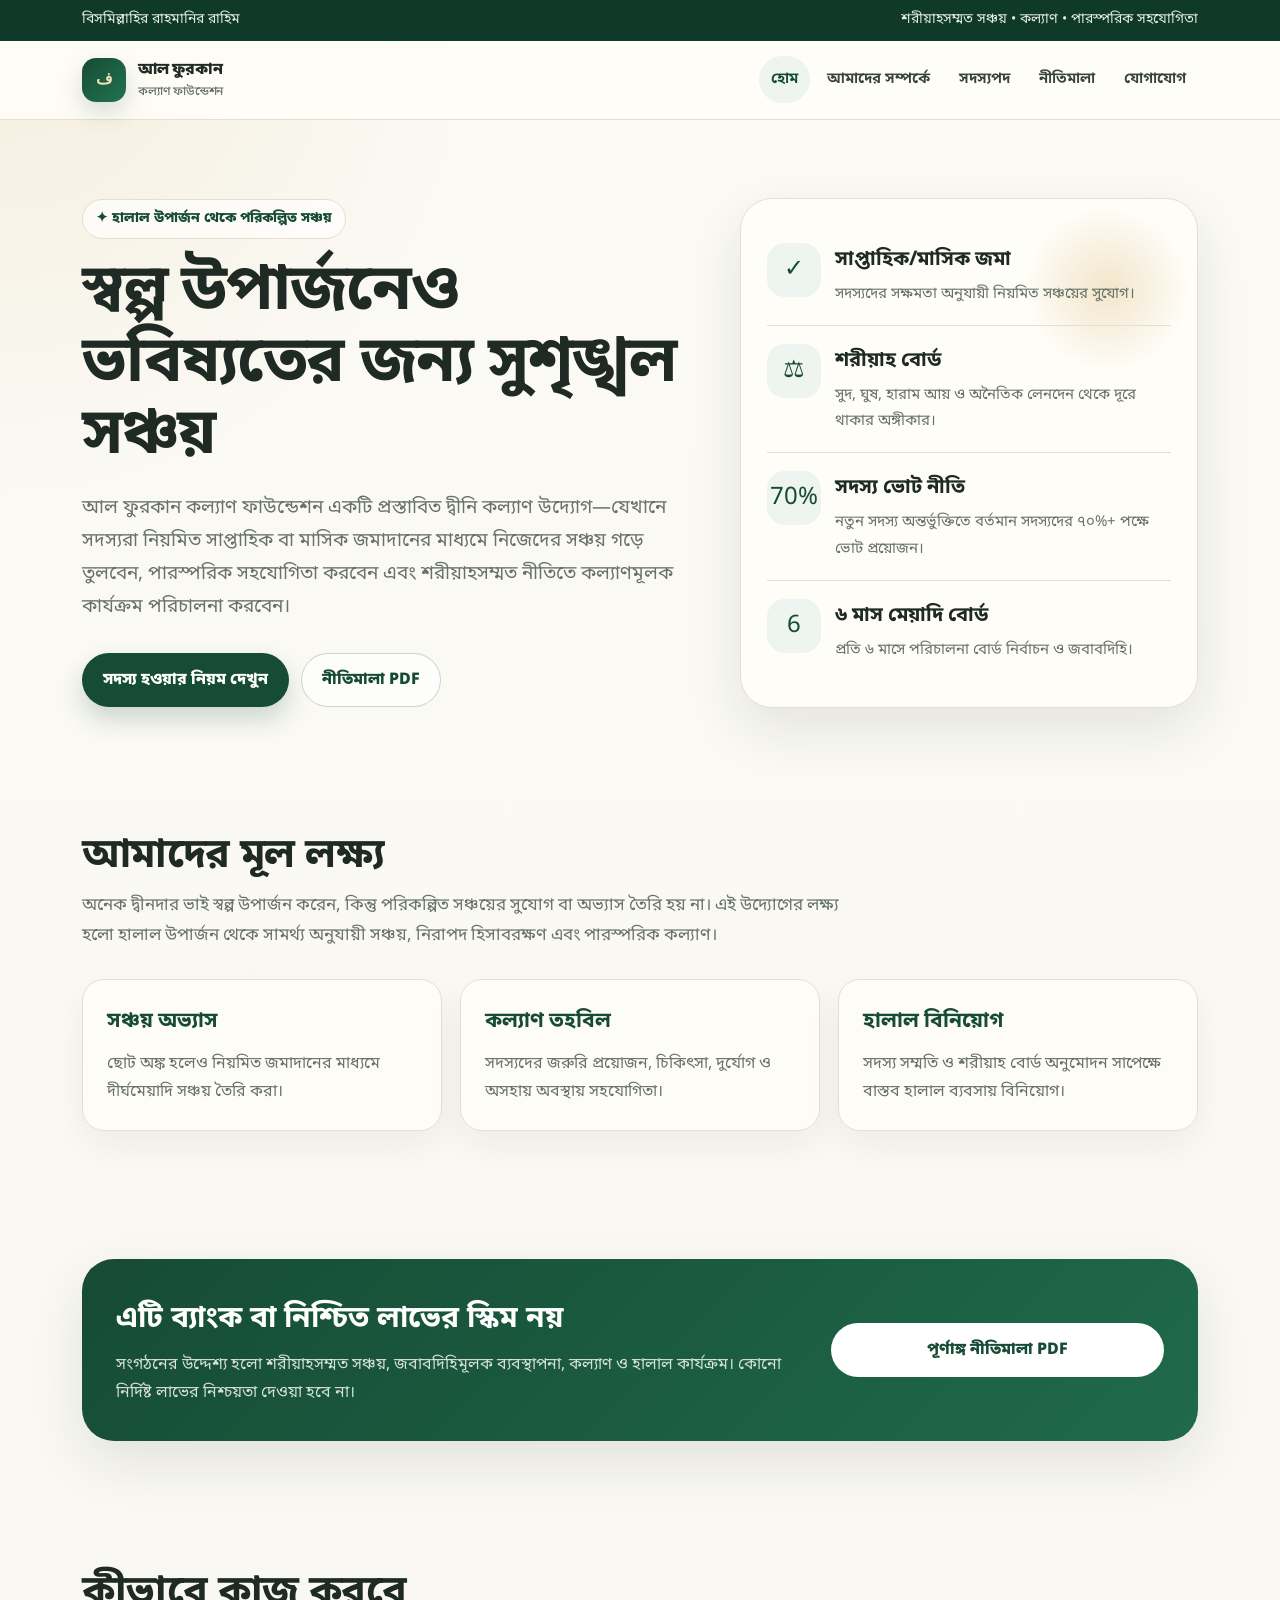
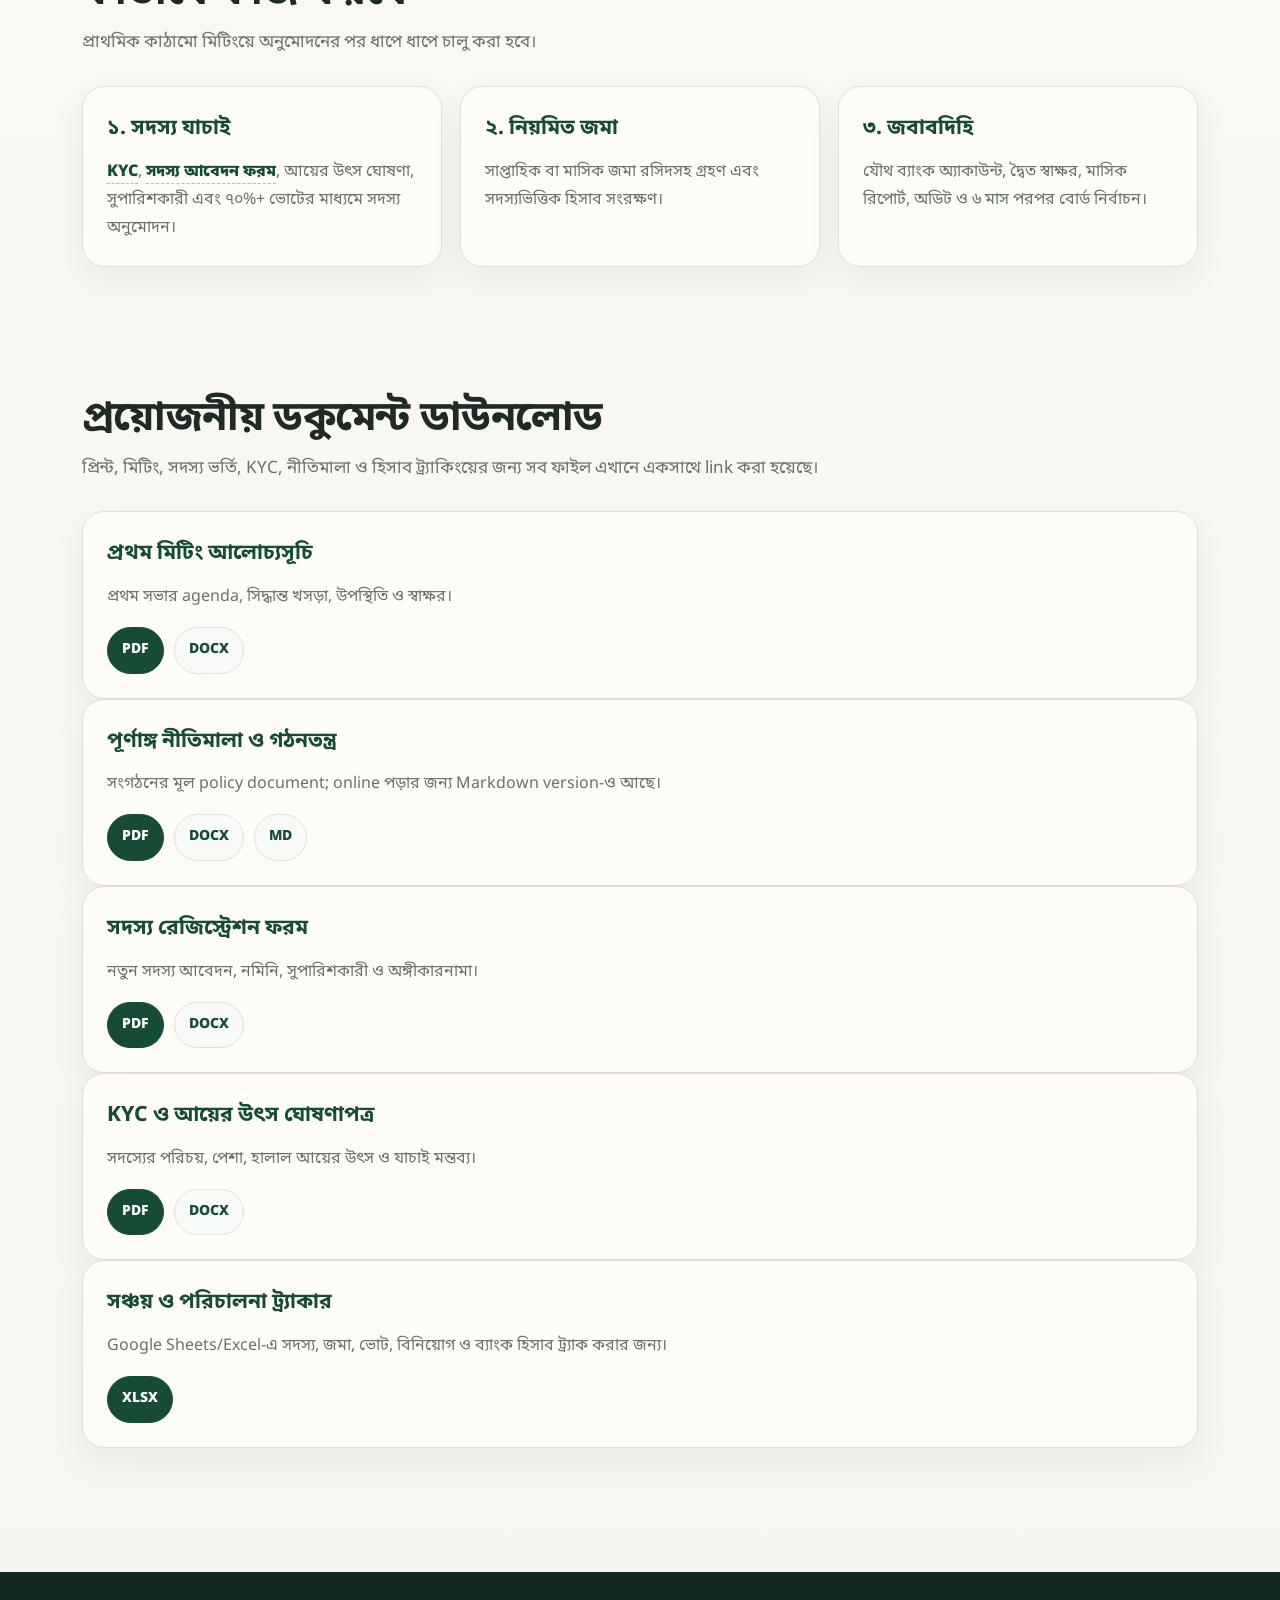
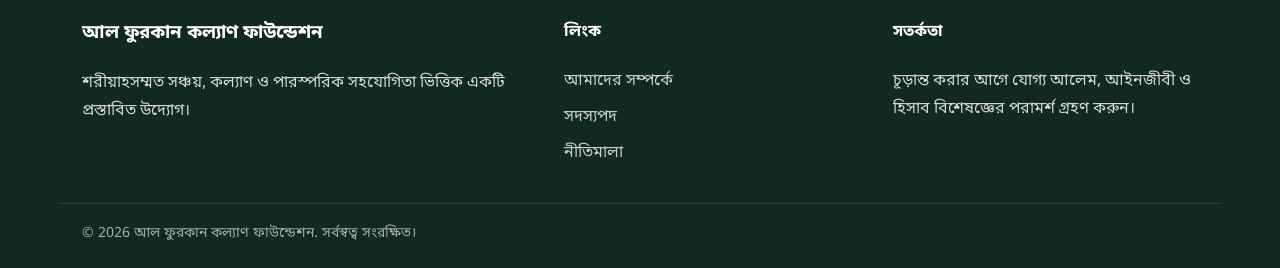
<file: index.html>
<!doctype html>
<html lang="bn">
<head>
  <meta charset="utf-8">
  <meta name="viewport" content="width=device-width, initial-scale=1">
  <title>আল ফুরকান কল্যাণ ফাউন্ডেশন | শরীয়াহসম্মত সঞ্চয় ও কল্যাণ</title>
  <meta name="description" content="দ্বীনদার ভাইদের জন্য শরীয়াহসম্মত সঞ্চয়, কল্যাণ, পারস্পরিক সহযোগিতা ও হালাল বিনিয়োগভিত্তিক উদ্যোগ।">
  <link rel="preconnect" href="https://fonts.googleapis.com">
  <link rel="preconnect" href="https://fonts.gstatic.com" crossorigin>
  <link href="https://fonts.googleapis.com/css2?family=Hind+Siliguri:wght@400;500;600;700;800&family=Noto+Sans+Bengali:wght@400;500;600;700;800&display=swap" rel="stylesheet">
  <link rel="stylesheet" href="assets/css/style.css">
</head>
<body>
  <div class="topbar"><div class="container"><span>বিসমিল্লাহির রাহমানির রাহিম</span><span>শরীয়াহসম্মত সঞ্চয় • কল্যাণ • পারস্পরিক সহযোগিতা</span></div></div>
  <header class="navbar">
    <div class="container nav-wrap">
      <a class="logo" href="index.html"><span class="logo-mark">ف</span><span>আল ফুরকান<small>কল্যাণ ফাউন্ডেশন</small></span></a>
      <button class="menu-btn" aria-label="Menu">☰</button>
      <nav class="nav-links">
        <a class="active" href="index.html">হোম</a>
        <a href="about.html">আমাদের সম্পর্কে</a>
        <a href="membership.html">সদস্যপদ</a>
        <a href="policies.html">নীতিমালা</a>
        <a href="contact.html#documents">যোগাযোগ</a>
      </nav>
    </div>
  </header>

  <main>
    <section class="hero">
      <div class="container hero-grid">
        <div>
          <span class="badge">✦ হালাল উপার্জন থেকে পরিকল্পিত সঞ্চয়</span>
          <h1>স্বল্প উপার্জনেও ভবিষ্যতের জন্য সুশৃঙ্খল সঞ্চয়</h1>
          <p class="lead">আল ফুরকান কল্যাণ ফাউন্ডেশন একটি প্রস্তাবিত দ্বীনি কল্যাণ উদ্যোগ—যেখানে সদস্যরা নিয়মিত সাপ্তাহিক বা মাসিক জমাদানের মাধ্যমে নিজেদের সঞ্চয় গড়ে তুলবেন, পারস্পরিক সহযোগিতা করবেন এবং শরীয়াহসম্মত নীতিতে কল্যাণমূলক কার্যক্রম পরিচালনা করবেন।</p>
          <div class="hero-actions">
            <a class="btn btn-primary" href="membership.html">সদস্য হওয়ার নিয়ম দেখুন</a>
            <a class="btn btn-outline" href="downloads/full-policy-constitution.pdf">নীতিমালা PDF</a>
          </div>
        </div>
        <aside class="hero-card" aria-label="Key features">
          <div class="stat"><div class="icon">✓</div><div><h3>সাপ্তাহিক/মাসিক জমা</h3><p>সদস্যদের সক্ষমতা অনুযায়ী নিয়মিত সঞ্চয়ের সুযোগ।</p></div></div>
          <div class="stat"><div class="icon">⚖</div><div><h3>শরীয়াহ বোর্ড</h3><p>সুদ, ঘুষ, হারাম আয় ও অনৈতিক লেনদেন থেকে দূরে থাকার অঙ্গীকার।</p></div></div>
          <div class="stat"><div class="icon">70%</div><div><h3>সদস্য ভোট নীতি</h3><p>নতুন সদস্য অন্তর্ভুক্তিতে বর্তমান সদস্যদের ৭০%+ পক্ষে ভোট প্রয়োজন।</p></div></div>
          <div class="stat"><div class="icon">6</div><div><h3>৬ মাস মেয়াদি বোর্ড</h3><p>প্রতি ৬ মাসে পরিচালনা বোর্ড নির্বাচন ও জবাবদিহি।</p></div></div>
        </aside>
      </div>
    </section>

    <section class="section">
      <div class="container">
        <div class="section-title">
          <h2>আমাদের মূল লক্ষ্য</h2>
          <p>অনেক দ্বীনদার ভাই স্বল্প উপার্জন করেন, কিন্তু পরিকল্পিত সঞ্চয়ের সুযোগ বা অভ্যাস তৈরি হয় না। এই উদ্যোগের লক্ষ্য হলো হালাল উপার্জন থেকে সামর্থ্য অনুযায়ী সঞ্চয়, নিরাপদ হিসাবরক্ষণ এবং পারস্পরিক কল্যাণ।</p>
        </div>
        <div class="grid-3">
          <article class="card"><h3>সঞ্চয় অভ্যাস</h3><p>ছোট অঙ্ক হলেও নিয়মিত জমাদানের মাধ্যমে দীর্ঘমেয়াদি সঞ্চয় তৈরি করা।</p></article>
          <article class="card"><h3>কল্যাণ তহবিল</h3><p>সদস্যদের জরুরি প্রয়োজন, চিকিৎসা, দুর্যোগ ও অসহায় অবস্থায় সহযোগিতা।</p></article>
          <article class="card"><h3>হালাল বিনিয়োগ</h3><p>সদস্য সম্মতি ও শরীয়াহ বোর্ড অনুমোদন সাপেক্ষে বাস্তব হালাল ব্যবসায় বিনিয়োগ।</p></article>
        </div>
      </div>
    </section>

    <section class="section">
      <div class="container">
        <div class="strip">
          <div>
            <h2>এটি ব্যাংক বা নিশ্চিত লাভের স্কিম নয়</h2>
            <p>সংগঠনের উদ্দেশ্য হলো শরীয়াহসম্মত সঞ্চয়, জবাবদিহিমূলক ব্যবস্থাপনা, কল্যাণ ও হালাল কার্যক্রম। কোনো নির্দিষ্ট লাভের নিশ্চয়তা দেওয়া হবে না।</p>
          </div>
          <a class="btn" href="downloads/full-policy-constitution.pdf">পূর্ণাঙ্গ নীতিমালা PDF</a>
        </div>
      </div>
    </section>

    <section class="section">
      <div class="container">
        <div class="section-title"><h2>কীভাবে কাজ করবে</h2><p>প্রাথমিক কাঠামো মিটিংয়ে অনুমোদনের পর ধাপে ধাপে চালু করা হবে।</p></div>
        <div class="grid-3">
          <article class="card"><h3>১. সদস্য যাচাই</h3><p><a class="inline-link" href="downloads/kyc-income-declaration-form.pdf">KYC</a>, <a class="inline-link" href="downloads/member-registration-form.pdf">সদস্য আবেদন ফরম</a>, আয়ের উৎস ঘোষণা, সুপারিশকারী এবং ৭০%+ ভোটের মাধ্যমে সদস্য অনুমোদন।</p></article>
          <article class="card"><h3>২. নিয়মিত জমা</h3><p>সাপ্তাহিক বা মাসিক জমা রসিদসহ গ্রহণ এবং সদস্যভিত্তিক হিসাব সংরক্ষণ।</p></article>
          <article class="card"><h3>৩. জবাবদিহি</h3><p>যৌথ ব্যাংক অ্যাকাউন্ট, দ্বৈত স্বাক্ষর, মাসিক রিপোর্ট, অডিট ও ৬ মাস পরপর বোর্ড নির্বাচন।</p></article>
        </div>
      </div>
    </section>
  </main>

  
<section class="section doc-strip">
  <div class="container">
    <div class="section-title">
      <h2>প্রয়োজনীয় ডকুমেন্ট ডাউনলোড</h2>
      <p>প্রিন্ট, মিটিং, সদস্য ভর্তি, KYC, নীতিমালা ও হিসাব ট্র্যাকিংয়ের জন্য সব ফাইল এখানে একসাথে link করা হয়েছে।</p>
    </div>
    <div class="downloads-grid">
      <div class="card download-card"><h3>প্রথম মিটিং আলোচ্যসূচি</h3><p>প্রথম সভার agenda, সিদ্ধান্ত খসড়া, উপস্থিতি ও স্বাক্ষর।</p><div class="file-actions"><a class="primary-file" href="downloads/first-meeting-agenda-resolution.pdf">PDF</a><a href="downloads/first-meeting-agenda-resolution.docx">DOCX</a></div></div>
      <div class="card download-card"><h3>পূর্ণাঙ্গ নীতিমালা ও গঠনতন্ত্র</h3><p>সংগঠনের মূল policy document; online পড়ার জন্য Markdown version-ও আছে।</p><div class="file-actions"><a class="primary-file" href="downloads/full-policy-constitution.pdf">PDF</a><a href="downloads/full-policy-constitution.docx">DOCX</a><a href="docs/full-policy-constitution.md">MD</a></div></div>
      <div class="card download-card"><h3>সদস্য রেজিস্ট্রেশন ফরম</h3><p>নতুন সদস্য আবেদন, নমিনি, সুপারিশকারী ও অঙ্গীকারনামা।</p><div class="file-actions"><a class="primary-file" href="downloads/member-registration-form.pdf">PDF</a><a href="downloads/member-registration-form.docx">DOCX</a></div></div>
      <div class="card download-card"><h3>KYC ও আয়ের উৎস ঘোষণাপত্র</h3><p>সদস্যের পরিচয়, পেশা, হালাল আয়ের উৎস ও যাচাই মন্তব্য।</p><div class="file-actions"><a class="primary-file" href="downloads/kyc-income-declaration-form.pdf">PDF</a><a href="downloads/kyc-income-declaration-form.docx">DOCX</a></div></div>
      <div class="card download-card"><h3>সঞ্চয় ও পরিচালনা ট্র্যাকার</h3><p>Google Sheets/Excel-এ সদস্য, জমা, ভোট, বিনিয়োগ ও ব্যাংক হিসাব ট্র্যাক করার জন্য।</p><div class="file-actions"><a class="primary-file" href="downloads/savings-governance-tracker.xlsx">XLSX</a></div></div>
    </div>
  </div>
</section>

<footer class="footer">
    <div class="container footer-grid">
      <div><h3>আল ফুরকান কল্যাণ ফাউন্ডেশন</h3><p>শরীয়াহসম্মত সঞ্চয়, কল্যাণ ও পারস্পরিক সহযোগিতা ভিত্তিক একটি প্রস্তাবিত উদ্যোগ।</p></div>
      <div><h4>লিংক</h4><a href="about.html">আমাদের সম্পর্কে</a><a href="membership.html">সদস্যপদ</a><a href="policies.html">নীতিমালা</a></div>
      <div><h4>সতর্কতা</h4><p>চূড়ান্ত করার আগে যোগ্য আলেম, আইনজীবী ও হিসাব বিশেষজ্ঞের পরামর্শ গ্রহণ করুন।</p></div>
    </div>
    <div class="container footer-bottom">© <span data-year></span> আল ফুরকান কল্যাণ ফাউন্ডেশন. সর্বস্বত্ব সংরক্ষিত।</div>
  </footer>
  <script src="assets/js/main.js"></script>
</body>
</html>
</file>
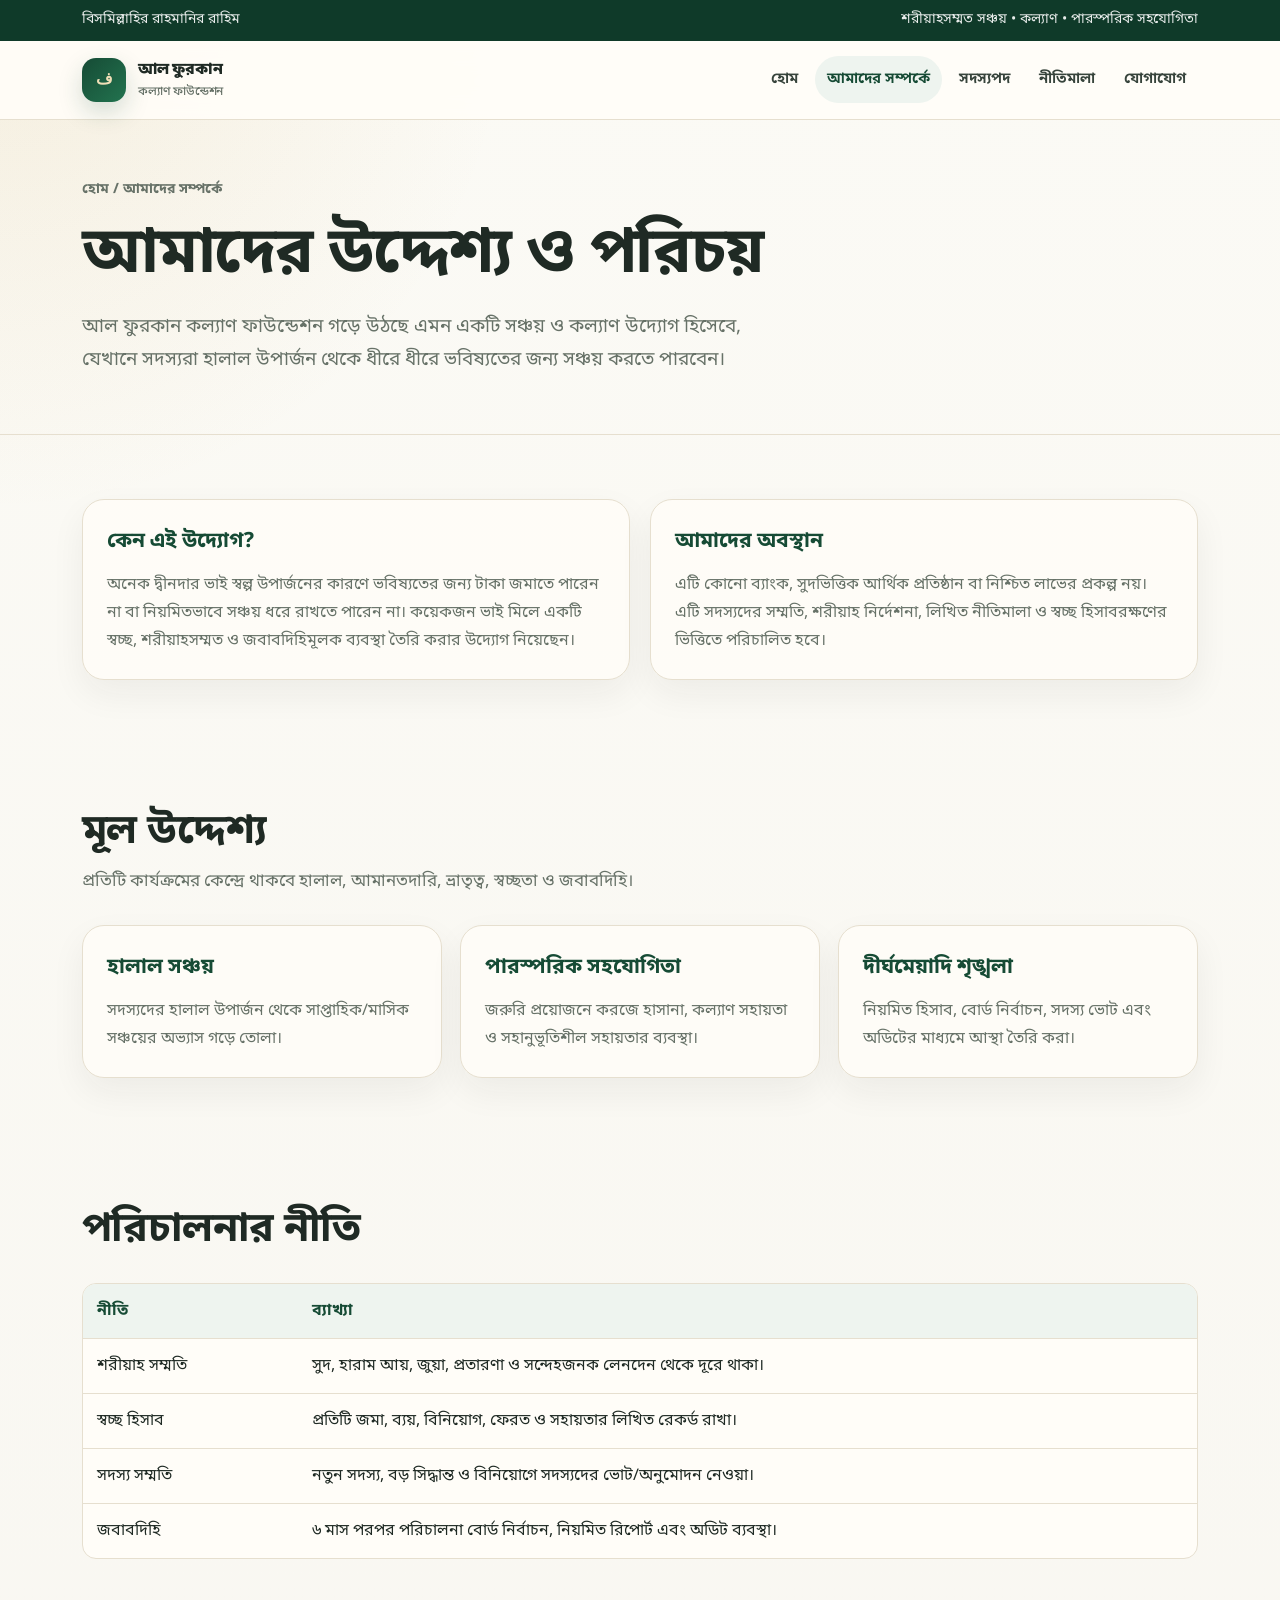
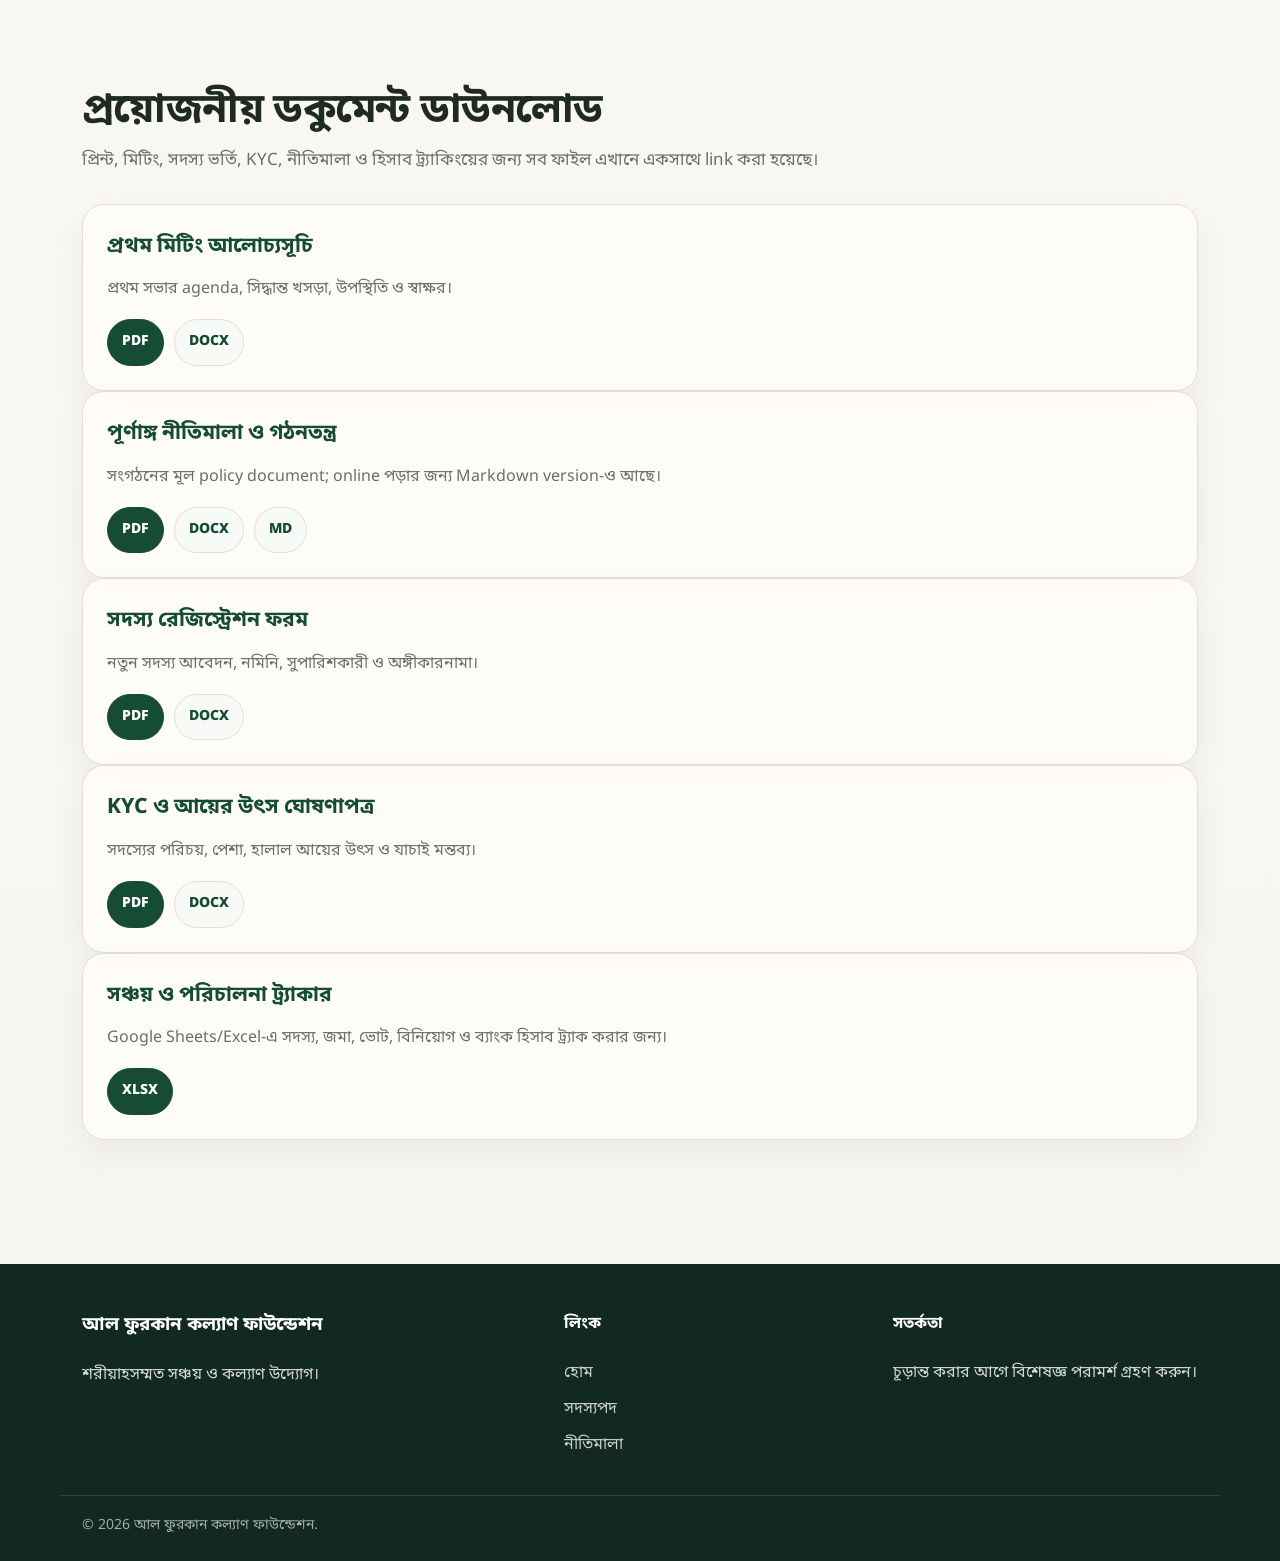
<file: about.html>
<!doctype html>
<html lang="bn">
<head>
  <meta charset="utf-8"><meta name="viewport" content="width=device-width, initial-scale=1">
  <title>আমাদের সম্পর্কে | আল ফুরকান কল্যাণ ফাউন্ডেশন</title>
  <meta name="description" content="আল ফুরকান কল্যাণ ফাউন্ডেশনের উদ্দেশ্য, দৃষ্টিভঙ্গি ও কার্যক্রম।">
  <link rel="preconnect" href="https://fonts.googleapis.com"><link rel="preconnect" href="https://fonts.gstatic.com" crossorigin>
  <link href="https://fonts.googleapis.com/css2?family=Hind+Siliguri:wght@400;500;600;700;800&family=Noto+Sans+Bengali:wght@400;500;600;700;800&display=swap" rel="stylesheet">
  <link rel="stylesheet" href="assets/css/style.css">
</head>
<body>
<div class="topbar"><div class="container"><span>বিসমিল্লাহির রাহমানির রাহিম</span><span>শরীয়াহসম্মত সঞ্চয় • কল্যাণ • পারস্পরিক সহযোগিতা</span></div></div>
<header class="navbar"><div class="container nav-wrap"><a class="logo" href="index.html"><span class="logo-mark">ف</span><span>আল ফুরকান<small>কল্যাণ ফাউন্ডেশন</small></span></a><button class="menu-btn" aria-label="Menu">☰</button><nav class="nav-links"><a href="index.html">হোম</a><a class="active" href="about.html">আমাদের সম্পর্কে</a><a href="membership.html">সদস্যপদ</a><a href="policies.html">নীতিমালা</a><a href="contact.html">যোগাযোগ</a></nav></div></header>

<main>
  <section class="page-hero"><div class="container"><div class="breadcrumb">হোম / আমাদের সম্পর্কে</div><h1>আমাদের উদ্দেশ্য ও পরিচয়</h1><p>আল ফুরকান কল্যাণ ফাউন্ডেশন গড়ে উঠছে এমন একটি সঞ্চয় ও কল্যাণ উদ্যোগ হিসেবে, যেখানে সদস্যরা হালাল উপার্জন থেকে ধীরে ধীরে ভবিষ্যতের জন্য সঞ্চয় করতে পারবেন।</p></div></section>

  <section class="section"><div class="container grid-2">
    <article class="card"><h3>কেন এই উদ্যোগ?</h3><p>অনেক দ্বীনদার ভাই স্বল্প উপার্জনের কারণে ভবিষ্যতের জন্য টাকা জমাতে পারেন না বা নিয়মিতভাবে সঞ্চয় ধরে রাখতে পারেন না। কয়েকজন ভাই মিলে একটি স্বচ্ছ, শরীয়াহসম্মত ও জবাবদিহিমূলক ব্যবস্থা তৈরি করার উদ্যোগ নিয়েছেন।</p></article>
    <article class="card"><h3>আমাদের অবস্থান</h3><p>এটি কোনো ব্যাংক, সুদভিত্তিক আর্থিক প্রতিষ্ঠান বা নিশ্চিত লাভের প্রকল্প নয়। এটি সদস্যদের সম্মতি, শরীয়াহ নির্দেশনা, লিখিত নীতিমালা ও স্বচ্ছ হিসাবরক্ষণের ভিত্তিতে পরিচালিত হবে।</p></article>
  </div></section>

  <section class="section"><div class="container">
    <div class="section-title"><h2>মূল উদ্দেশ্য</h2><p>প্রতিটি কার্যক্রমের কেন্দ্রে থাকবে হালাল, আমানতদারি, ভ্রাতৃত্ব, স্বচ্ছতা ও জবাবদিহি।</p></div>
    <div class="grid-3">
      <div class="card"><h3>হালাল সঞ্চয়</h3><p>সদস্যদের হালাল উপার্জন থেকে সাপ্তাহিক/মাসিক সঞ্চয়ের অভ্যাস গড়ে তোলা।</p></div>
      <div class="card"><h3>পারস্পরিক সহযোগিতা</h3><p>জরুরি প্রয়োজনে করজে হাসানা, কল্যাণ সহায়তা ও সহানুভূতিশীল সহায়তার ব্যবস্থা।</p></div>
      <div class="card"><h3>দীর্ঘমেয়াদি শৃঙ্খলা</h3><p>নিয়মিত হিসাব, বোর্ড নির্বাচন, সদস্য ভোট এবং অডিটের মাধ্যমে আস্থা তৈরি করা।</p></div>
    </div>
  </div></section>

  <section class="section"><div class="container">
    <div class="section-title"><h2>পরিচালনার নীতি</h2></div>
    <div class="table-wrap"><table><thead><tr><th>নীতি</th><th>ব্যাখ্যা</th></tr></thead><tbody>
      <tr><td>শরীয়াহ সম্মতি</td><td>সুদ, হারাম আয়, জুয়া, প্রতারণা ও সন্দেহজনক লেনদেন থেকে দূরে থাকা।</td></tr>
      <tr><td>স্বচ্ছ হিসাব</td><td>প্রতিটি জমা, ব্যয়, বিনিয়োগ, ফেরত ও সহায়তার লিখিত রেকর্ড রাখা।</td></tr>
      <tr><td>সদস্য সম্মতি</td><td>নতুন সদস্য, বড় সিদ্ধান্ত ও বিনিয়োগে সদস্যদের ভোট/অনুমোদন নেওয়া।</td></tr>
      <tr><td>জবাবদিহি</td><td>৬ মাস পরপর পরিচালনা বোর্ড নির্বাচন, নিয়মিত রিপোর্ট এবং অডিট ব্যবস্থা।</td></tr>
    </tbody></table></div>
  </div></section>
</main>


<section class="section doc-strip">
  <div class="container">
    <div class="section-title">
      <h2>প্রয়োজনীয় ডকুমেন্ট ডাউনলোড</h2>
      <p>প্রিন্ট, মিটিং, সদস্য ভর্তি, KYC, নীতিমালা ও হিসাব ট্র্যাকিংয়ের জন্য সব ফাইল এখানে একসাথে link করা হয়েছে।</p>
    </div>
    <div class="downloads-grid">
      <div class="card download-card"><h3>প্রথম মিটিং আলোচ্যসূচি</h3><p>প্রথম সভার agenda, সিদ্ধান্ত খসড়া, উপস্থিতি ও স্বাক্ষর।</p><div class="file-actions"><a class="primary-file" href="downloads/first-meeting-agenda-resolution.pdf">PDF</a><a href="downloads/first-meeting-agenda-resolution.docx">DOCX</a></div></div>
      <div class="card download-card"><h3>পূর্ণাঙ্গ নীতিমালা ও গঠনতন্ত্র</h3><p>সংগঠনের মূল policy document; online পড়ার জন্য Markdown version-ও আছে।</p><div class="file-actions"><a class="primary-file" href="downloads/full-policy-constitution.pdf">PDF</a><a href="downloads/full-policy-constitution.docx">DOCX</a><a href="docs/full-policy-constitution.md">MD</a></div></div>
      <div class="card download-card"><h3>সদস্য রেজিস্ট্রেশন ফরম</h3><p>নতুন সদস্য আবেদন, নমিনি, সুপারিশকারী ও অঙ্গীকারনামা।</p><div class="file-actions"><a class="primary-file" href="downloads/member-registration-form.pdf">PDF</a><a href="downloads/member-registration-form.docx">DOCX</a></div></div>
      <div class="card download-card"><h3>KYC ও আয়ের উৎস ঘোষণাপত্র</h3><p>সদস্যের পরিচয়, পেশা, হালাল আয়ের উৎস ও যাচাই মন্তব্য।</p><div class="file-actions"><a class="primary-file" href="downloads/kyc-income-declaration-form.pdf">PDF</a><a href="downloads/kyc-income-declaration-form.docx">DOCX</a></div></div>
      <div class="card download-card"><h3>সঞ্চয় ও পরিচালনা ট্র্যাকার</h3><p>Google Sheets/Excel-এ সদস্য, জমা, ভোট, বিনিয়োগ ও ব্যাংক হিসাব ট্র্যাক করার জন্য।</p><div class="file-actions"><a class="primary-file" href="downloads/savings-governance-tracker.xlsx">XLSX</a></div></div>
    </div>
  </div>
</section>

<footer class="footer"><div class="container footer-grid"><div><h3>আল ফুরকান কল্যাণ ফাউন্ডেশন</h3><p>শরীয়াহসম্মত সঞ্চয় ও কল্যাণ উদ্যোগ।</p></div><div><h4>লিংক</h4><a href="index.html">হোম</a><a href="membership.html">সদস্যপদ</a><a href="policies.html">নীতিমালা</a></div><div><h4>সতর্কতা</h4><p>চূড়ান্ত করার আগে বিশেষজ্ঞ পরামর্শ গ্রহণ করুন।</p></div></div><div class="container footer-bottom">© <span data-year></span> আল ফুরকান কল্যাণ ফাউন্ডেশন.</div></footer>
<script src="assets/js/main.js"></script>
</body></html>
</file>
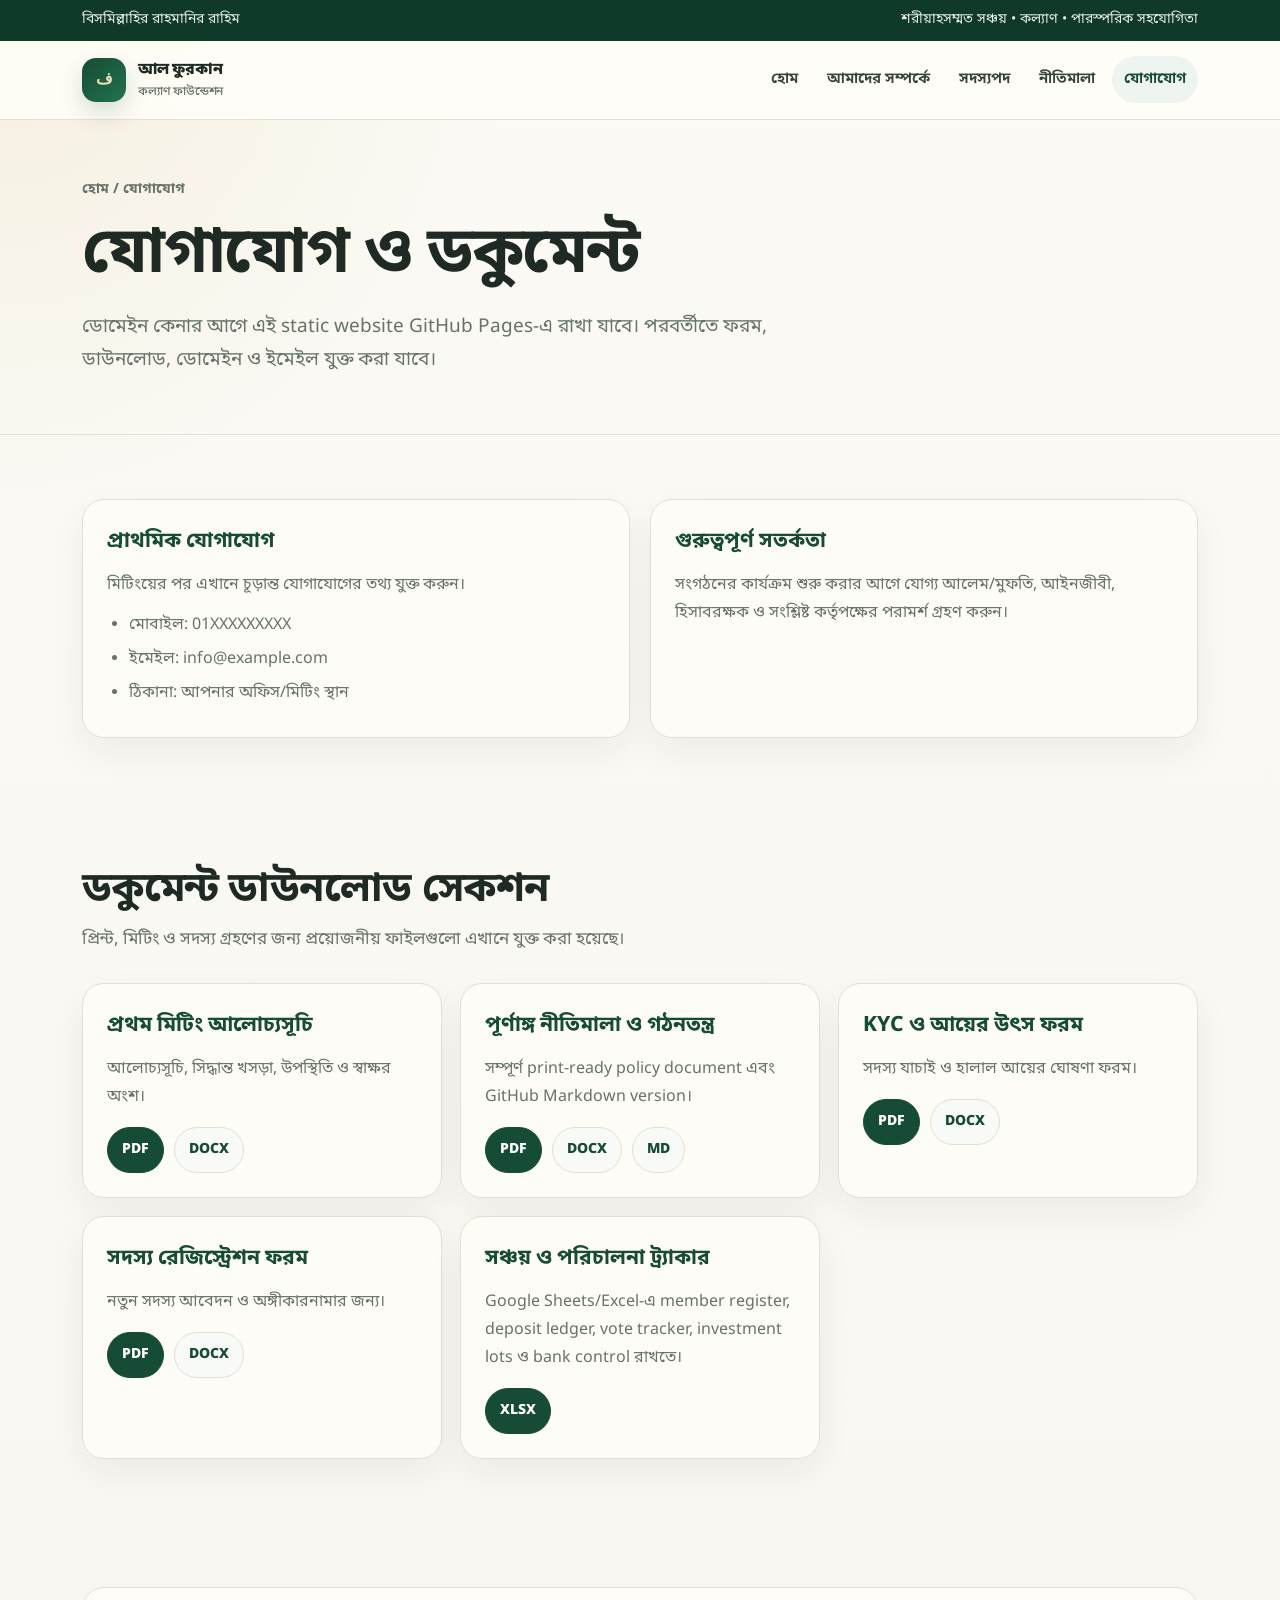
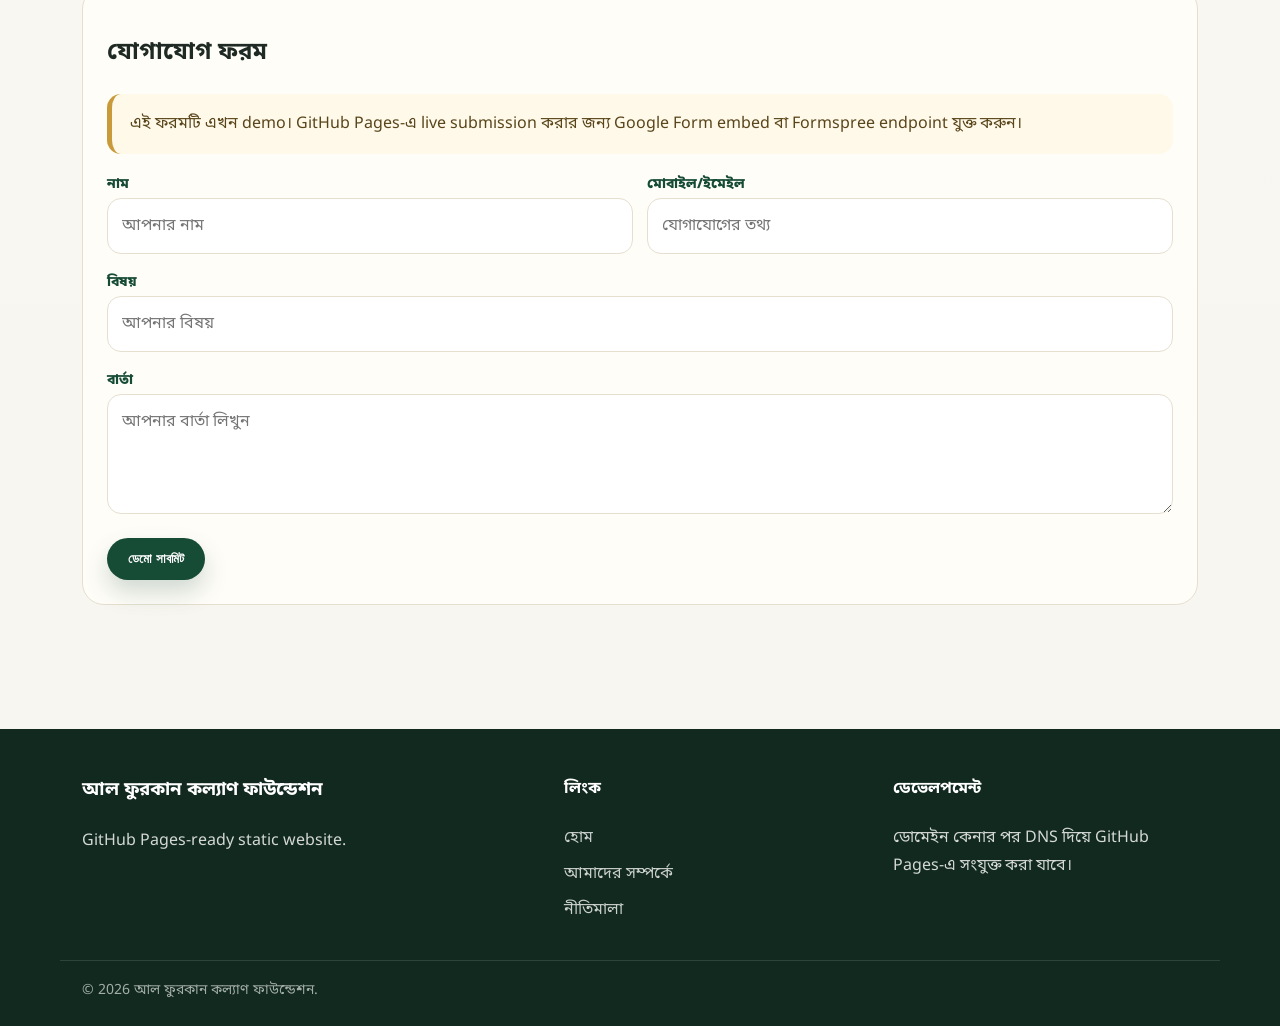
<file: contact.html>
<!doctype html>
<html lang="bn">
<head>
  <meta charset="utf-8"><meta name="viewport" content="width=device-width, initial-scale=1">
  <title>যোগাযোগ | আল ফুরকান কল্যাণ ফাউন্ডেশন</title>
  <meta name="description" content="যোগাযোগ, ডকুমেন্ট ডাউনলোড ও প্রাথমিক সতর্কতা।">
  <link rel="preconnect" href="https://fonts.googleapis.com"><link rel="preconnect" href="https://fonts.gstatic.com" crossorigin>
  <link href="https://fonts.googleapis.com/css2?family=Hind+Siliguri:wght@400;500;600;700;800&family=Noto+Sans+Bengali:wght@400;500;600;700;800&display=swap" rel="stylesheet">
  <link rel="stylesheet" href="assets/css/style.css">
</head>
<body>
<div class="topbar"><div class="container"><span>বিসমিল্লাহির রাহমানির রাহিম</span><span>শরীয়াহসম্মত সঞ্চয় • কল্যাণ • পারস্পরিক সহযোগিতা</span></div></div>
<header class="navbar"><div class="container nav-wrap"><a class="logo" href="index.html"><span class="logo-mark">ف</span><span>আল ফুরকান<small>কল্যাণ ফাউন্ডেশন</small></span></a><button class="menu-btn" aria-label="Menu">☰</button><nav class="nav-links"><a href="index.html">হোম</a><a href="about.html">আমাদের সম্পর্কে</a><a href="membership.html">সদস্যপদ</a><a href="policies.html">নীতিমালা</a><a class="active" href="contact.html">যোগাযোগ</a></nav></div></header>

<main>
  <section class="page-hero"><div class="container"><div class="breadcrumb">হোম / যোগাযোগ</div><h1>যোগাযোগ ও ডকুমেন্ট</h1><p>ডোমেইন কেনার আগে এই static website GitHub Pages-এ রাখা যাবে। পরবর্তীতে ফরম, ডাউনলোড, ডোমেইন ও ইমেইল যুক্ত করা যাবে।</p></div></section>

  <section class="section"><div class="container grid-2">
    <div class="card"><h3>প্রাথমিক যোগাযোগ</h3><p>মিটিংয়ের পর এখানে চূড়ান্ত যোগাযোগের তথ্য যুক্ত করুন।</p><ul><li>মোবাইল: 01XXXXXXXXX</li><li>ইমেইল: info@example.com</li><li>ঠিকানা: আপনার অফিস/মিটিং স্থান</li></ul></div>
    <div class="card"><h3>গুরুত্বপূর্ণ সতর্কতা</h3><p>সংগঠনের কার্যক্রম শুরু করার আগে যোগ্য আলেম/মুফতি, আইনজীবী, হিসাবরক্ষক ও সংশ্লিষ্ট কর্তৃপক্ষের পরামর্শ গ্রহণ করুন।</p></div>
  </div></section>

  <section id="documents" class="section"><div class="container">
    <div class="section-title"><h2>ডকুমেন্ট ডাউনলোড সেকশন</h2><p>প্রিন্ট, মিটিং ও সদস্য গ্রহণের জন্য প্রয়োজনীয় ফাইলগুলো এখানে যুক্ত করা হয়েছে।</p></div>
    <div class="grid-3">
      <div class="card download-card"><h3>প্রথম মিটিং আলোচ্যসূচি</h3><p>আলোচ্যসূচি, সিদ্ধান্ত খসড়া, উপস্থিতি ও স্বাক্ষর অংশ।</p><div class="file-actions"><a class="primary-file" href="downloads/first-meeting-agenda-resolution.pdf">PDF</a><a href="downloads/first-meeting-agenda-resolution.docx">DOCX</a></div></div>
      <div class="card download-card"><h3>পূর্ণাঙ্গ নীতিমালা ও গঠনতন্ত্র</h3><p>সম্পূর্ণ print-ready policy document এবং GitHub Markdown version।</p><div class="file-actions"><a class="primary-file" href="downloads/full-policy-constitution.pdf">PDF</a><a href="downloads/full-policy-constitution.docx">DOCX</a><a href="docs/full-policy-constitution.md">MD</a></div></div>
      <div class="card download-card"><h3>KYC ও আয়ের উৎস ফরম</h3><p>সদস্য যাচাই ও হালাল আয়ের ঘোষণা ফরম।</p><div class="file-actions"><a class="primary-file" href="downloads/kyc-income-declaration-form.pdf">PDF</a><a href="downloads/kyc-income-declaration-form.docx">DOCX</a></div></div>
      <div class="card download-card"><h3>সদস্য রেজিস্ট্রেশন ফরম</h3><p>নতুন সদস্য আবেদন ও অঙ্গীকারনামার জন্য।</p><div class="file-actions"><a class="primary-file" href="downloads/member-registration-form.pdf">PDF</a><a href="downloads/member-registration-form.docx">DOCX</a></div></div>
      <div class="card download-card"><h3>সঞ্চয় ও পরিচালনা ট্র্যাকার</h3><p>Google Sheets/Excel-এ member register, deposit ledger, vote tracker, investment lots ও bank control রাখতে।</p><div class="file-actions"><a class="primary-file" href="downloads/savings-governance-tracker.xlsx">XLSX</a></div></div>
    </div>
  </div></section>

  <section class="section"><div class="container"><div class="form-box"><h2>যোগাযোগ ফরম</h2><p class="notice">এই ফরমটি এখন demo। GitHub Pages-এ live submission করার জন্য Google Form embed বা Formspree endpoint যুক্ত করুন।</p><form class="form-grid"><div><label>নাম</label><input type="text" placeholder="আপনার নাম"></div><div><label>মোবাইল/ইমেইল</label><input type="text" placeholder="যোগাযোগের তথ্য"></div><div class="full"><label>বিষয়</label><input type="text" placeholder="আপনার বিষয়"></div><div class="full"><label>বার্তা</label><textarea placeholder="আপনার বার্তা লিখুন"></textarea></div><div class="full"><button class="btn btn-primary" type="button">ডেমো সাবমিট</button></div></form></div></div></section>
</main>

<footer class="footer"><div class="container footer-grid"><div><h3>আল ফুরকান কল্যাণ ফাউন্ডেশন</h3><p>GitHub Pages-ready static website.</p></div><div><h4>লিংক</h4><a href="index.html">হোম</a><a href="about.html">আমাদের সম্পর্কে</a><a href="policies.html">নীতিমালা</a></div><div><h4>ডেভেলপমেন্ট</h4><p>ডোমেইন কেনার পর DNS দিয়ে GitHub Pages-এ সংযুক্ত করা যাবে।</p></div></div><div class="container footer-bottom">© <span data-year></span> আল ফুরকান কল্যাণ ফাউন্ডেশন.</div></footer>
<script src="assets/js/main.js"></script>
</body></html>
</file>
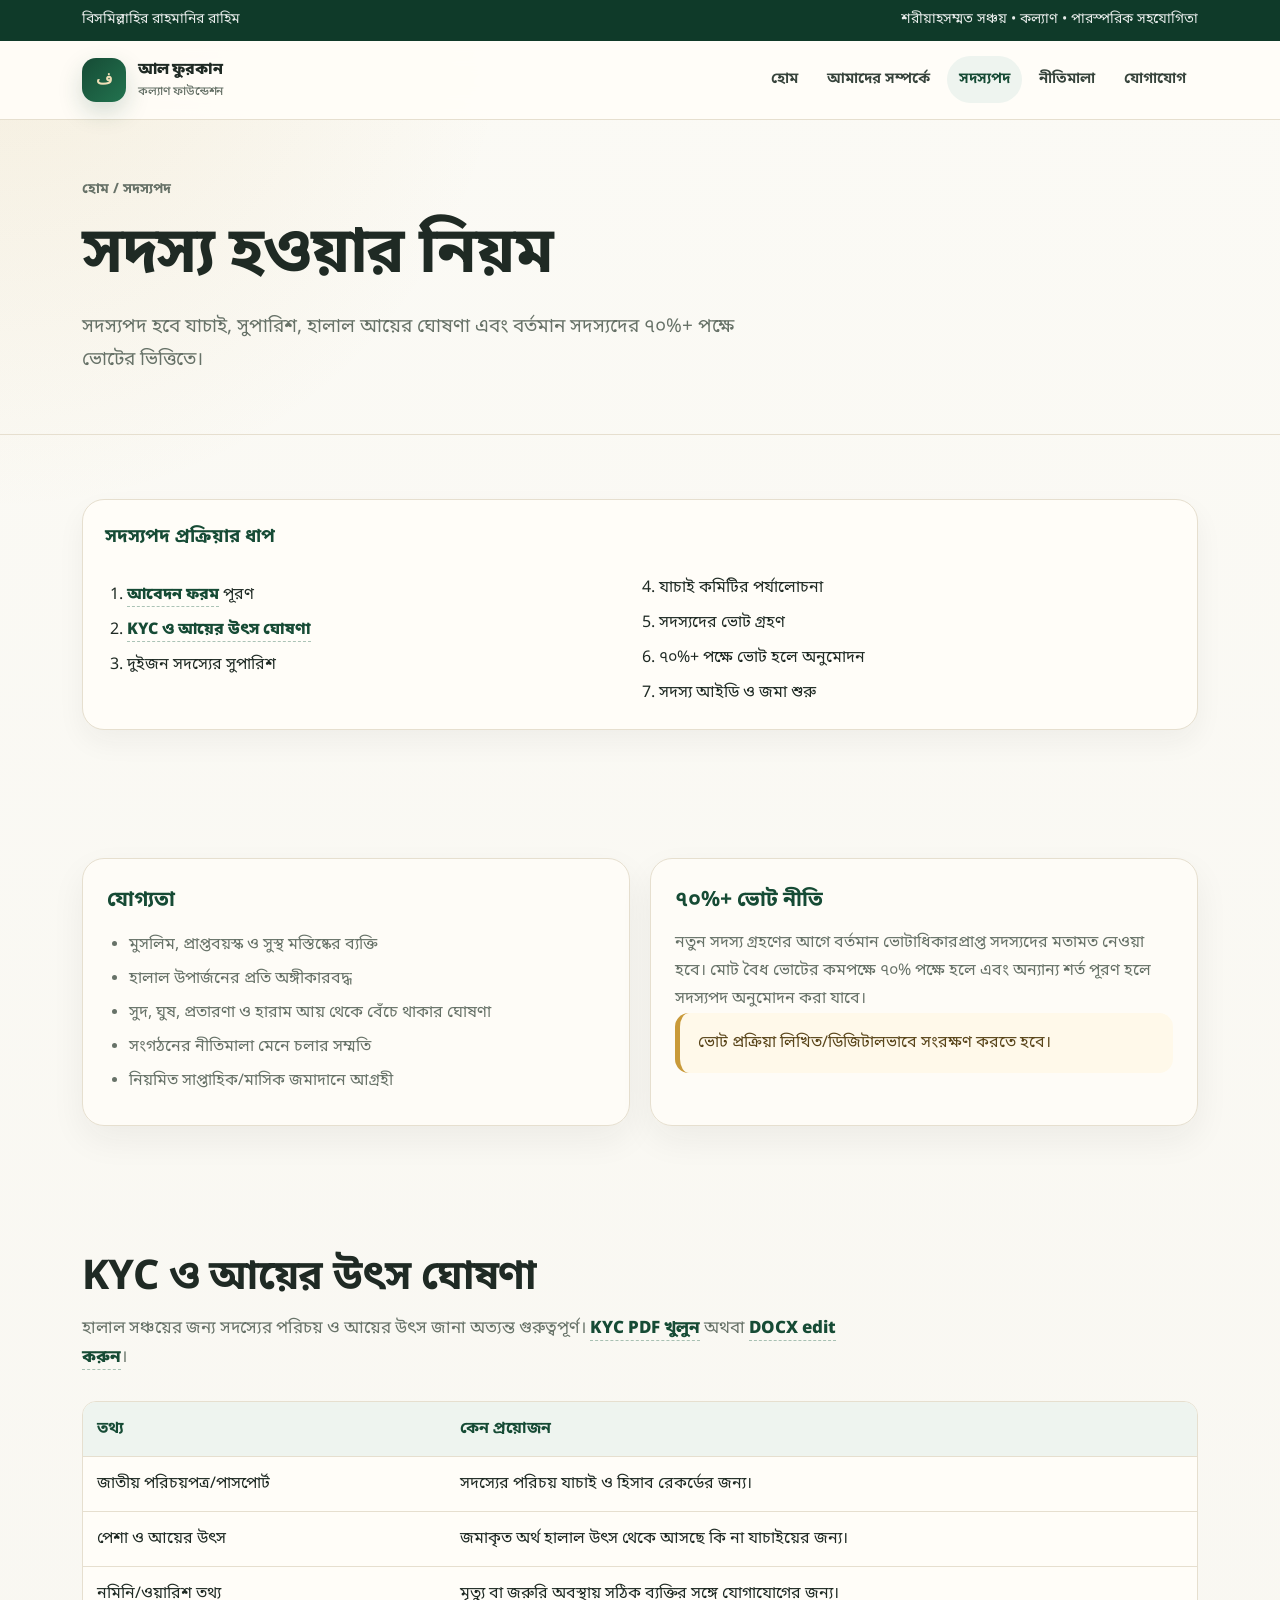
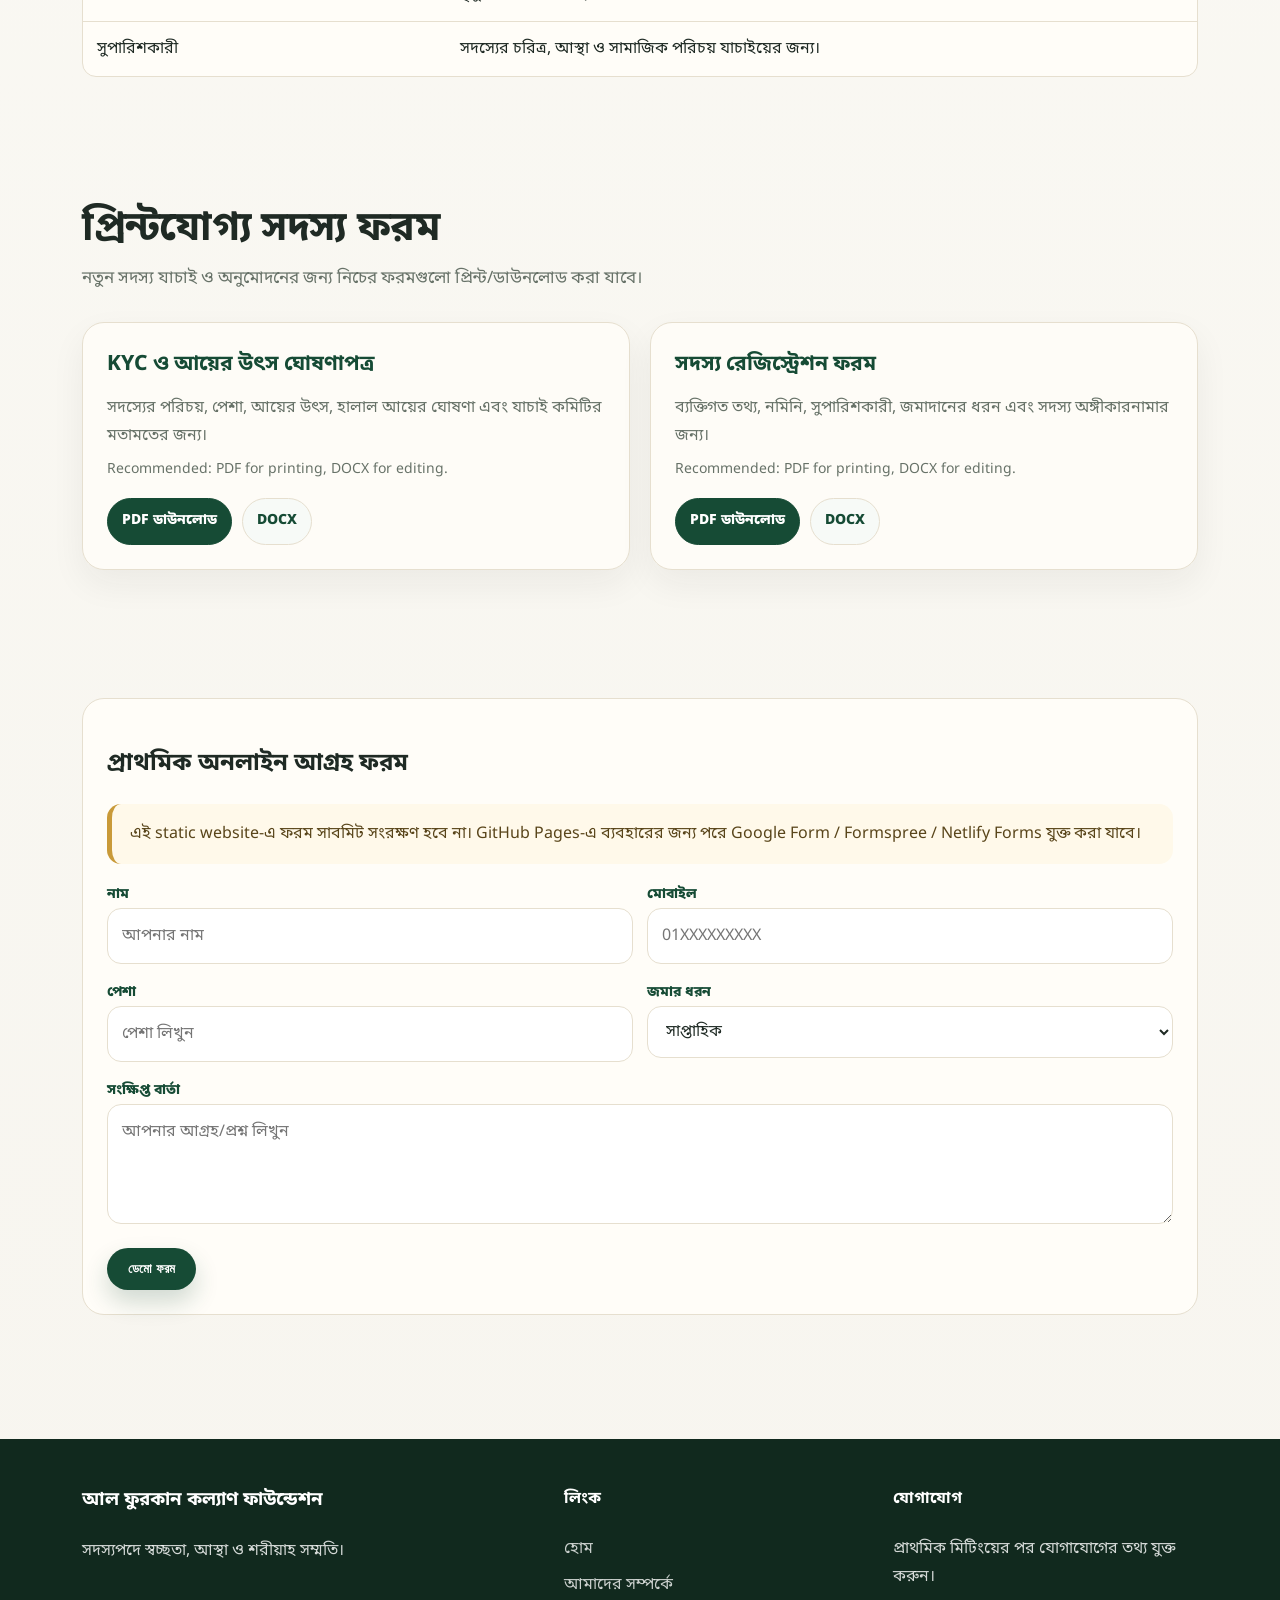
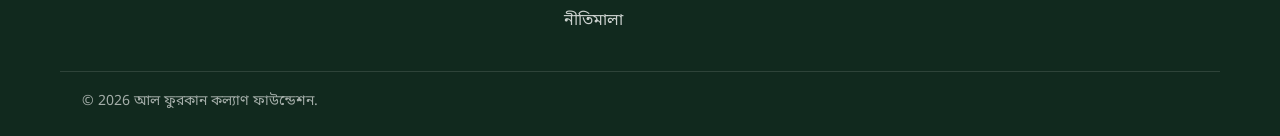
<file: membership.html>
<!doctype html>
<html lang="bn">
<head>
  <meta charset="utf-8"><meta name="viewport" content="width=device-width, initial-scale=1">
  <title>সদস্যপদ | আল ফুরকান কল্যাণ ফাউন্ডেশন</title>
  <meta name="description" content="সদস্য হওয়ার নিয়ম, KYC, আয়ের উৎস ঘোষণা এবং ৭০%+ ভোট নীতি।">
  <link rel="preconnect" href="https://fonts.googleapis.com"><link rel="preconnect" href="https://fonts.gstatic.com" crossorigin>
  <link href="https://fonts.googleapis.com/css2?family=Hind+Siliguri:wght@400;500;600;700;800&family=Noto+Sans+Bengali:wght@400;500;600;700;800&display=swap" rel="stylesheet">
  <link rel="stylesheet" href="assets/css/style.css">
</head>
<body>
<div class="topbar"><div class="container"><span>বিসমিল্লাহির রাহমানির রাহিম</span><span>শরীয়াহসম্মত সঞ্চয় • কল্যাণ • পারস্পরিক সহযোগিতা</span></div></div>
<header class="navbar"><div class="container nav-wrap"><a class="logo" href="index.html"><span class="logo-mark">ف</span><span>আল ফুরকান<small>কল্যাণ ফাউন্ডেশন</small></span></a><button class="menu-btn" aria-label="Menu">☰</button><nav class="nav-links"><a href="index.html">হোম</a><a href="about.html">আমাদের সম্পর্কে</a><a class="active" href="membership.html">সদস্যপদ</a><a href="policies.html">নীতিমালা</a><a href="contact.html">যোগাযোগ</a></nav></div></header>

<main>
  <section class="page-hero"><div class="container"><div class="breadcrumb">হোম / সদস্যপদ</div><h1>সদস্য হওয়ার নিয়ম</h1><p>সদস্যপদ হবে যাচাই, সুপারিশ, হালাল আয়ের ঘোষণা এবং বর্তমান সদস্যদের ৭০%+ পক্ষে ভোটের ভিত্তিতে।</p></div></section>

  <section class="section"><div class="container">
    <div class="toc"><h3>সদস্যপদ প্রক্রিয়ার ধাপ</h3><ol><li><a class="inline-link" href="downloads/member-registration-form.pdf">আবেদন ফরম</a> পূরণ</li><li><a class="inline-link" href="downloads/kyc-income-declaration-form.pdf">KYC ও আয়ের উৎস ঘোষণা</a></li><li>দুইজন সদস্যের সুপারিশ</li><li>যাচাই কমিটির পর্যালোচনা</li><li>সদস্যদের ভোট গ্রহণ</li><li>৭০%+ পক্ষে ভোট হলে অনুমোদন</li><li>সদস্য আইডি ও জমা শুরু</li></ol></div>
  </div></section>

  <section class="section"><div class="container grid-2">
    <div class="card"><h3>যোগ্যতা</h3><ul><li>মুসলিম, প্রাপ্তবয়স্ক ও সুস্থ মস্তিষ্কের ব্যক্তি</li><li>হালাল উপার্জনের প্রতি অঙ্গীকারবদ্ধ</li><li>সুদ, ঘুষ, প্রতারণা ও হারাম আয় থেকে বেঁচে থাকার ঘোষণা</li><li>সংগঠনের নীতিমালা মেনে চলার সম্মতি</li><li>নিয়মিত সাপ্তাহিক/মাসিক জমাদানে আগ্রহী</li></ul></div>
    <div class="card"><h3>৭০%+ ভোট নীতি</h3><p>নতুন সদস্য গ্রহণের আগে বর্তমান ভোটাধিকারপ্রাপ্ত সদস্যদের মতামত নেওয়া হবে। মোট বৈধ ভোটের কমপক্ষে ৭০% পক্ষে হলে এবং অন্যান্য শর্ত পূরণ হলে সদস্যপদ অনুমোদন করা যাবে।</p><div class="notice">ভোট প্রক্রিয়া লিখিত/ডিজিটালভাবে সংরক্ষণ করতে হবে।</div></div>
  </div></section>

  <section class="section"><div class="container">
    <div class="section-title"><h2>KYC ও আয়ের উৎস ঘোষণা</h2><p>হালাল সঞ্চয়ের জন্য সদস্যের পরিচয় ও আয়ের উৎস জানা অত্যন্ত গুরুত্বপূর্ণ। <a class="inline-link" href="downloads/kyc-income-declaration-form.pdf">KYC PDF খুলুন</a> অথবা <a class="inline-link" href="downloads/kyc-income-declaration-form.docx">DOCX edit করুন</a>।</p></div>
    <div class="table-wrap"><table><thead><tr><th>তথ্য</th><th>কেন প্রয়োজন</th></tr></thead><tbody>
      <tr><td>জাতীয় পরিচয়পত্র/পাসপোর্ট</td><td>সদস্যের পরিচয় যাচাই ও হিসাব রেকর্ডের জন্য।</td></tr>
      <tr><td>পেশা ও আয়ের উৎস</td><td>জমাকৃত অর্থ হালাল উৎস থেকে আসছে কি না যাচাইয়ের জন্য।</td></tr>
      <tr><td>নমিনি/ওয়ারিশ তথ্য</td><td>মৃত্যু বা জরুরি অবস্থায় সঠিক ব্যক্তির সঙ্গে যোগাযোগের জন্য।</td></tr>
      <tr><td>সুপারিশকারী</td><td>সদস্যের চরিত্র, আস্থা ও সামাজিক পরিচয় যাচাইয়ের জন্য।</td></tr>
    </tbody></table></div>
  </div></section>



  <section class="section"><div class="container">
    <div class="section-title"><h2>প্রিন্টযোগ্য সদস্য ফরম</h2><p>নতুন সদস্য যাচাই ও অনুমোদনের জন্য নিচের ফরমগুলো প্রিন্ট/ডাউনলোড করা যাবে।</p></div>
    <div class="grid-2">
      <div class="card download-card"><h3>KYC ও আয়ের উৎস ঘোষণাপত্র</h3><p>সদস্যের পরিচয়, পেশা, আয়ের উৎস, হালাল আয়ের ঘোষণা এবং যাচাই কমিটির মতামতের জন্য।</p><span class="meta">Recommended: PDF for printing, DOCX for editing.</span><div class="file-actions"><a class="primary-file" href="downloads/kyc-income-declaration-form.pdf">PDF ডাউনলোড</a><a href="downloads/kyc-income-declaration-form.docx">DOCX</a></div></div>
      <div class="card download-card"><h3>সদস্য রেজিস্ট্রেশন ফরম</h3><p>ব্যক্তিগত তথ্য, নমিনি, সুপারিশকারী, জমাদানের ধরন এবং সদস্য অঙ্গীকারনামার জন্য।</p><span class="meta">Recommended: PDF for printing, DOCX for editing.</span><div class="file-actions"><a class="primary-file" href="downloads/member-registration-form.pdf">PDF ডাউনলোড</a><a href="downloads/member-registration-form.docx">DOCX</a></div></div>
    </div>
  </div></section>

  <section class="section"><div class="container"><div class="form-box"><h2>প্রাথমিক অনলাইন আগ্রহ ফরম</h2><p class="notice">এই static website-এ ফরম সাবমিট সংরক্ষণ হবে না। GitHub Pages-এ ব্যবহারের জন্য পরে Google Form / Formspree / Netlify Forms যুক্ত করা যাবে।</p><form class="form-grid"><div><label>নাম</label><input type="text" placeholder="আপনার নাম"></div><div><label>মোবাইল</label><input type="tel" placeholder="01XXXXXXXXX"></div><div><label>পেশা</label><input type="text" placeholder="পেশা লিখুন"></div><div><label>জমার ধরন</label><select><option>সাপ্তাহিক</option><option>মাসিক</option><option>আলোচনা সাপেক্ষে</option></select></div><div class="full"><label>সংক্ষিপ্ত বার্তা</label><textarea placeholder="আপনার আগ্রহ/প্রশ্ন লিখুন"></textarea></div><div class="full"><button class="btn btn-primary" type="button">ডেমো ফরম</button></div></form></div></div></section>
</main>

<footer class="footer"><div class="container footer-grid"><div><h3>আল ফুরকান কল্যাণ ফাউন্ডেশন</h3><p>সদস্যপদে স্বচ্ছতা, আস্থা ও শরীয়াহ সম্মতি।</p></div><div><h4>লিংক</h4><a href="index.html">হোম</a><a href="about.html">আমাদের সম্পর্কে</a><a href="policies.html">নীতিমালা</a></div><div><h4>যোগাযোগ</h4><p>প্রাথমিক মিটিংয়ের পর যোগাযোগের তথ্য যুক্ত করুন।</p></div></div><div class="container footer-bottom">© <span data-year></span> আল ফুরকান কল্যাণ ফাউন্ডেশন.</div></footer>
<script src="assets/js/main.js"></script>
</body></html>
</file>
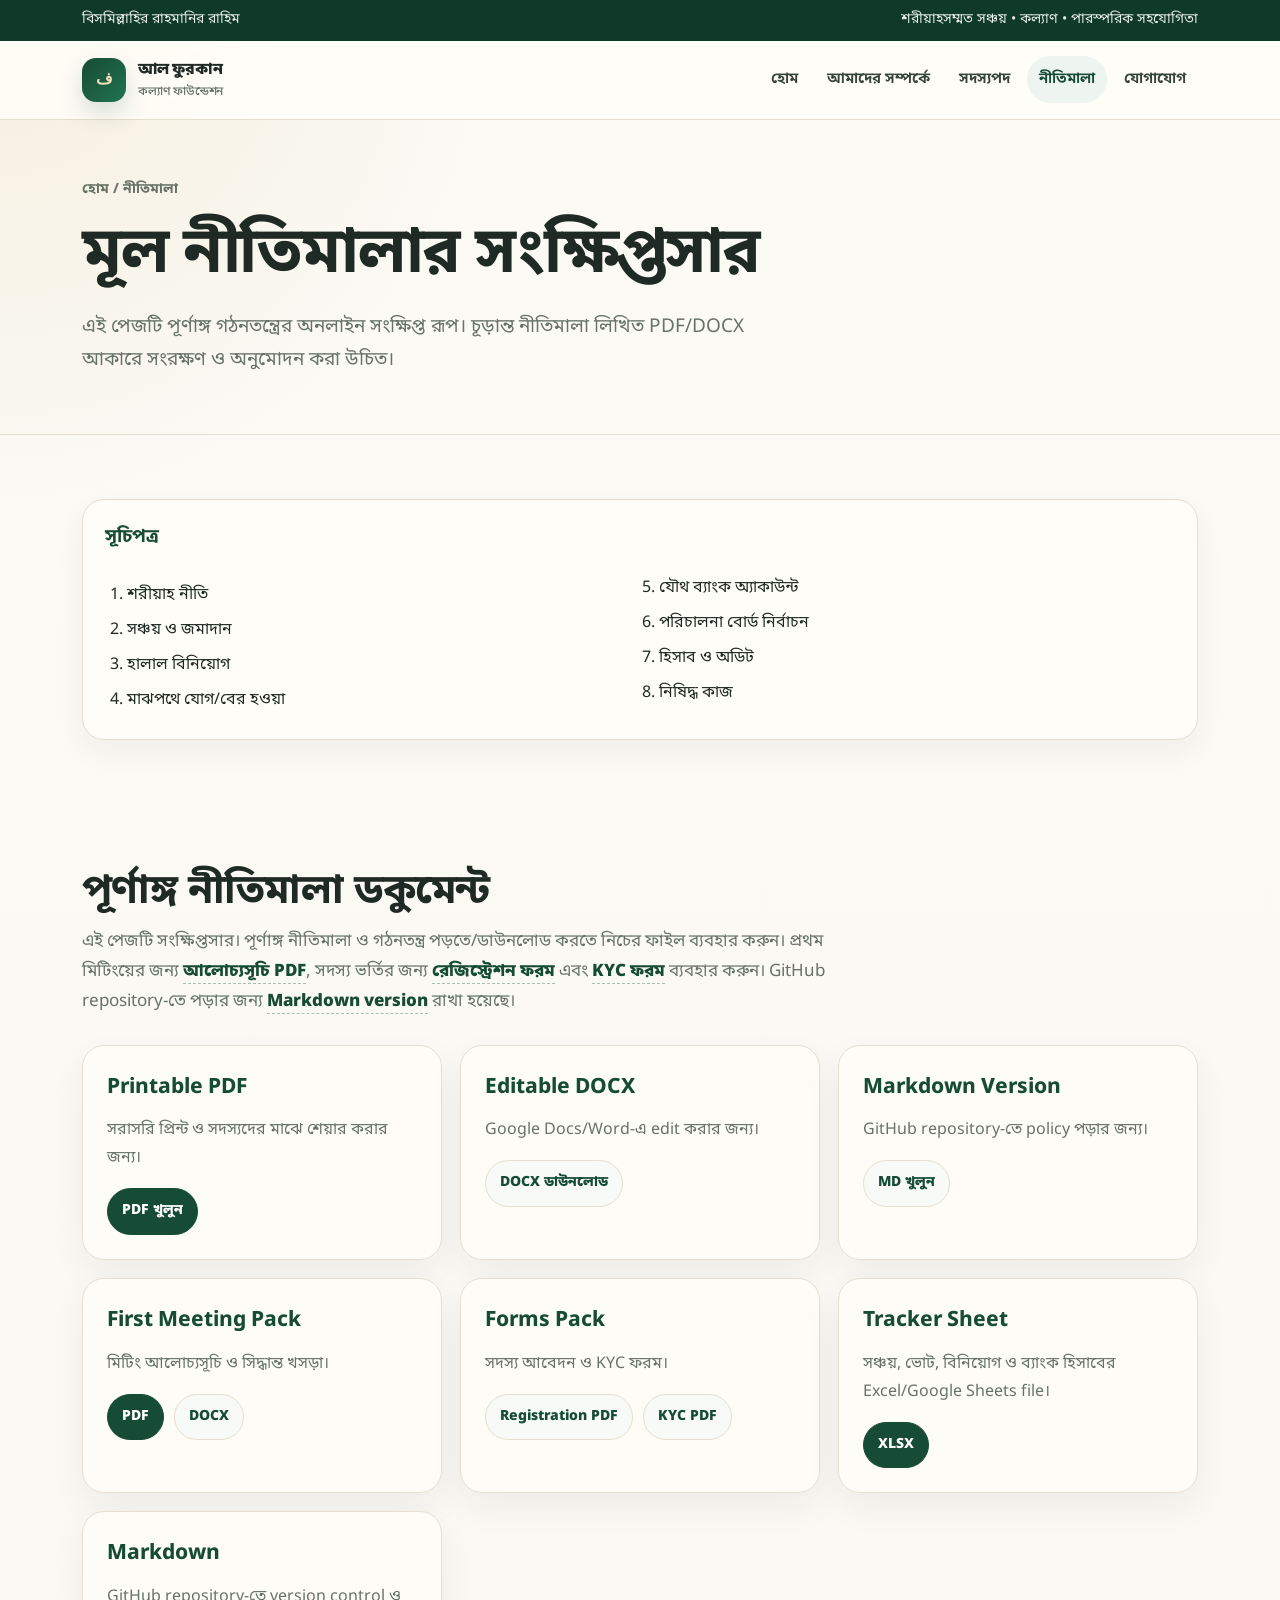
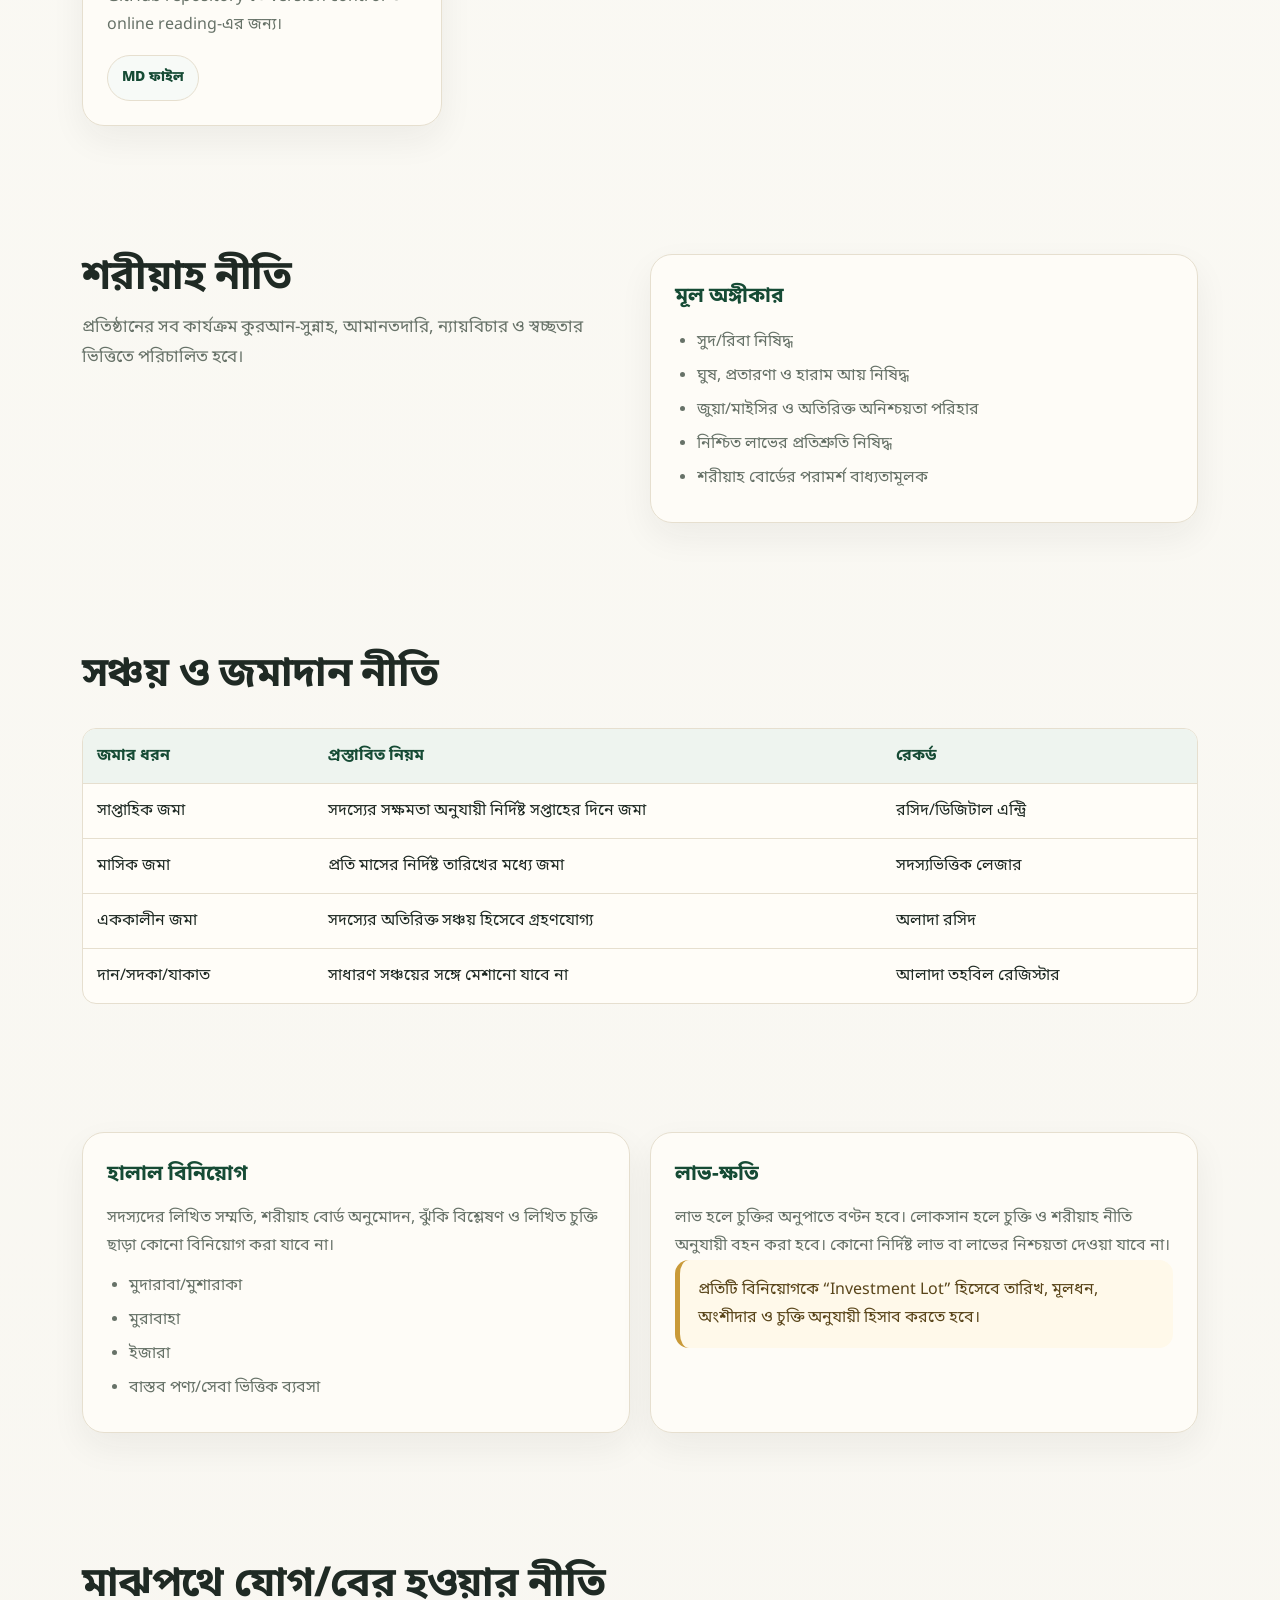
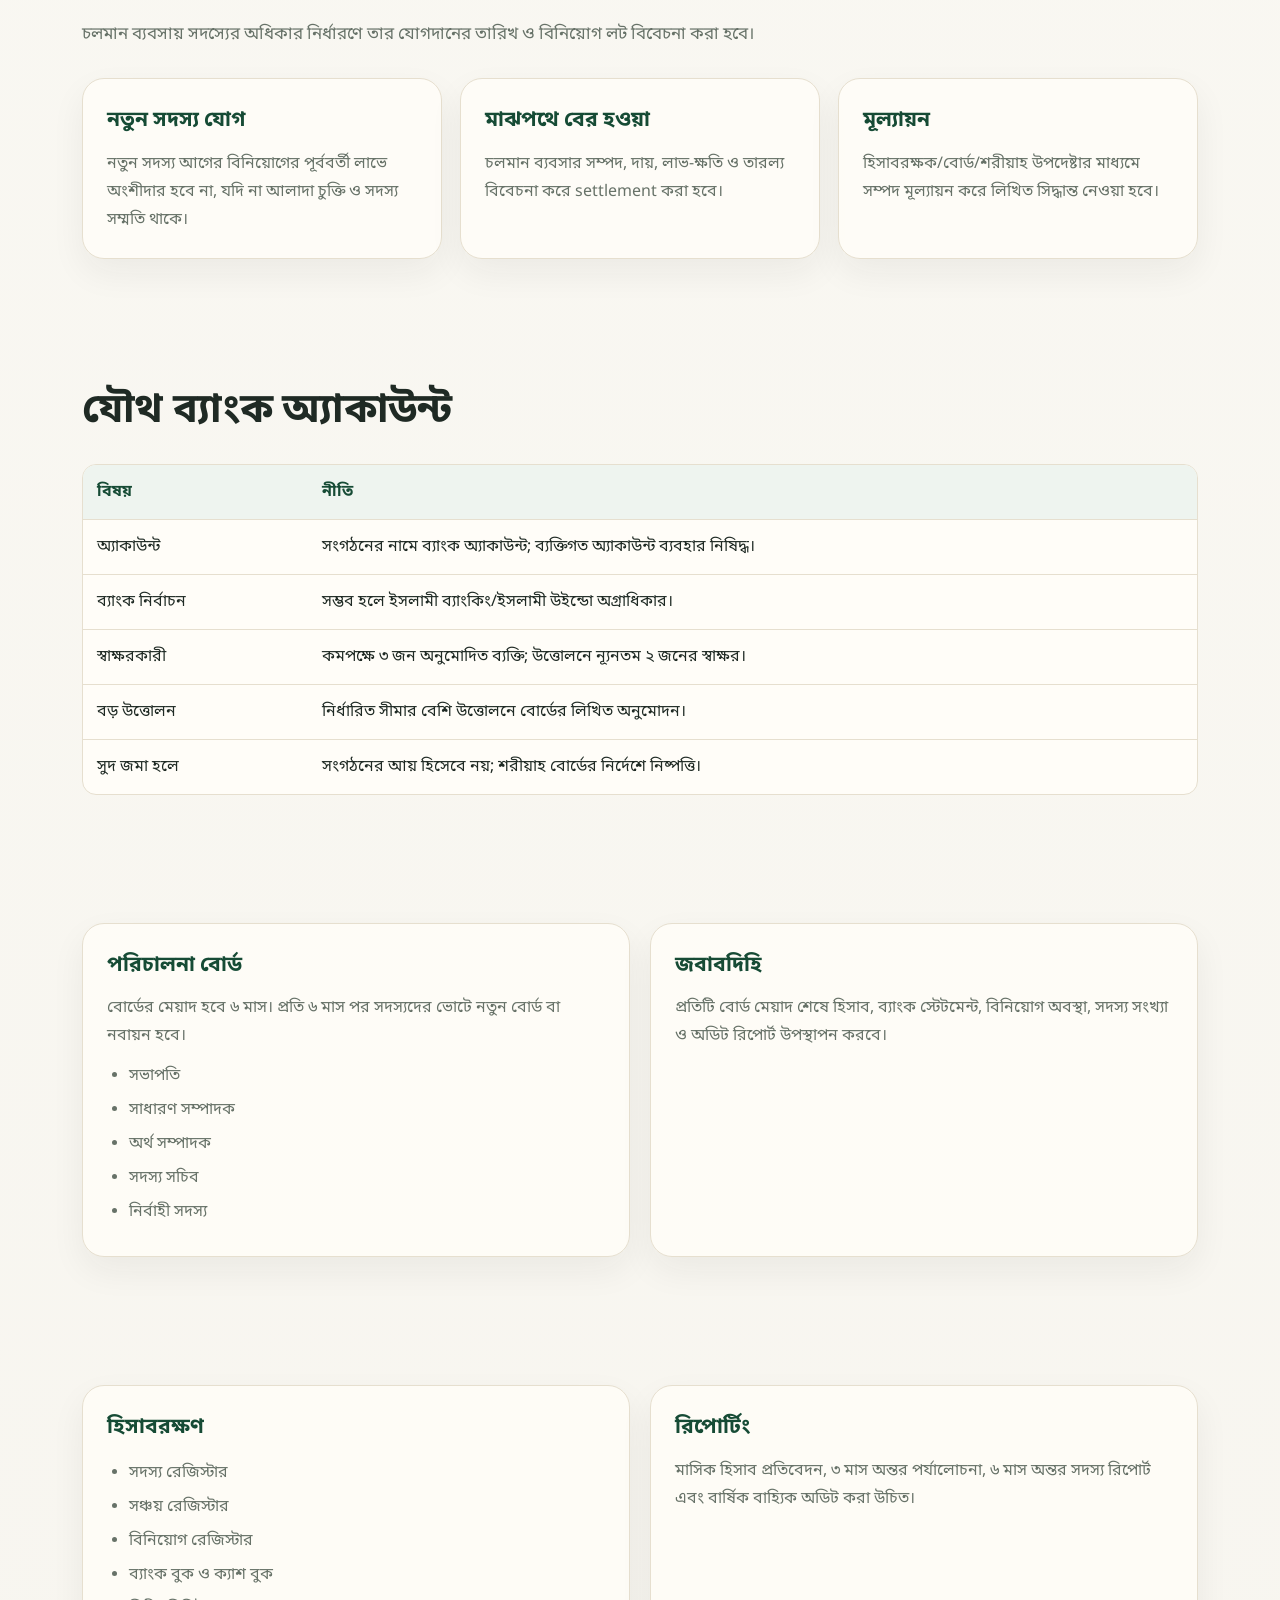
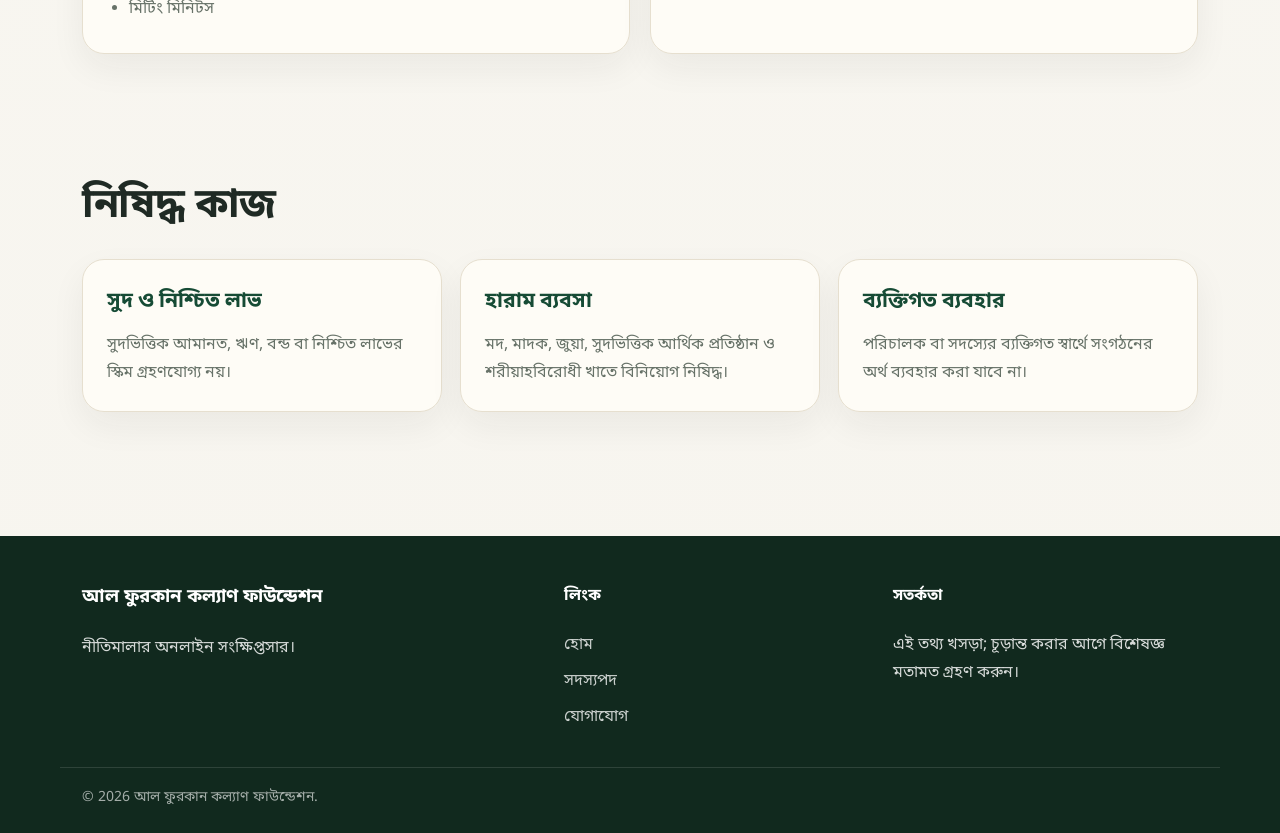
<file: policies.html>
<!doctype html>
<html lang="bn">
<head>
  <meta charset="utf-8"><meta name="viewport" content="width=device-width, initial-scale=1">
  <title>নীতিমালা | আল ফুরকান কল্যাণ ফাউন্ডেশন</title>
  <meta name="description" content="আল ফুরকান কল্যাণ ফাউন্ডেশনের শরীয়াহ, সঞ্চয়, বিনিয়োগ, বোর্ড নির্বাচন ও ব্যাংক ব্যবস্থাপনা নীতিমালা।">
  <link rel="preconnect" href="https://fonts.googleapis.com"><link rel="preconnect" href="https://fonts.gstatic.com" crossorigin>
  <link href="https://fonts.googleapis.com/css2?family=Hind+Siliguri:wght@400;500;600;700;800&family=Noto+Sans+Bengali:wght@400;500;600;700;800&display=swap" rel="stylesheet">
  <link rel="stylesheet" href="assets/css/style.css">
</head>
<body>
<div class="topbar"><div class="container"><span>বিসমিল্লাহির রাহমানির রাহিম</span><span>শরীয়াহসম্মত সঞ্চয় • কল্যাণ • পারস্পরিক সহযোগিতা</span></div></div>
<header class="navbar"><div class="container nav-wrap"><a class="logo" href="index.html"><span class="logo-mark">ف</span><span>আল ফুরকান<small>কল্যাণ ফাউন্ডেশন</small></span></a><button class="menu-btn" aria-label="Menu">☰</button><nav class="nav-links"><a href="index.html">হোম</a><a href="about.html">আমাদের সম্পর্কে</a><a href="membership.html">সদস্যপদ</a><a class="active" href="policies.html">নীতিমালা</a><a href="contact.html">যোগাযোগ</a></nav></div></header>

<main>
  <section class="page-hero"><div class="container"><div class="breadcrumb">হোম / নীতিমালা</div><h1>মূল নীতিমালার সংক্ষিপ্তসার</h1><p>এই পেজটি পূর্ণাঙ্গ গঠনতন্ত্রের অনলাইন সংক্ষিপ্ত রূপ। চূড়ান্ত নীতিমালা লিখিত PDF/DOCX আকারে সংরক্ষণ ও অনুমোদন করা উচিত।</p></div></section>

  <section class="section"><div class="container"><div class="toc"><h3>সূচিপত্র</h3><ol><li><a href="#shariah">শরীয়াহ নীতি</a></li><li><a href="#deposit">সঞ্চয় ও জমাদান</a></li><li><a href="#investment">হালাল বিনিয়োগ</a></li><li><a href="#exit">মাঝপথে যোগ/বের হওয়া</a></li><li><a href="#bank">যৌথ ব্যাংক অ্যাকাউন্ট</a></li><li><a href="#board">পরিচালনা বোর্ড নির্বাচন</a></li><li><a href="#audit">হিসাব ও অডিট</a></li><li><a href="#prohibited">নিষিদ্ধ কাজ</a></li></ol></div></div></section>



  <section class="section"><div class="container">
    <div class="section-title"><h2>পূর্ণাঙ্গ নীতিমালা ডকুমেন্ট</h2><p>এই পেজটি সংক্ষিপ্তসার। পূর্ণাঙ্গ নীতিমালা ও গঠনতন্ত্র পড়তে/ডাউনলোড করতে নিচের ফাইল ব্যবহার করুন। প্রথম মিটিংয়ের জন্য <a class="inline-link" href="downloads/first-meeting-agenda-resolution.pdf">আলোচ্যসূচি PDF</a>, সদস্য ভর্তির জন্য <a class="inline-link" href="downloads/member-registration-form.pdf">রেজিস্ট্রেশন ফরম</a> এবং <a class="inline-link" href="downloads/kyc-income-declaration-form.pdf">KYC ফরম</a> ব্যবহার করুন। GitHub repository-তে পড়ার জন্য <a class="inline-link" href="docs/full-policy-constitution.md">Markdown version</a> রাখা হয়েছে।</p></div>
    <div class="grid-3">
      <div class="card download-card"><h3>Printable PDF</h3><p>সরাসরি প্রিন্ট ও সদস্যদের মাঝে শেয়ার করার জন্য।</p><div class="file-actions"><a class="primary-file" href="downloads/full-policy-constitution.pdf">PDF খুলুন</a></div></div>
      <div class="card download-card"><h3>Editable DOCX</h3><p>Google Docs/Word-এ edit করার জন্য।</p><div class="file-actions"><a href="downloads/full-policy-constitution.docx">DOCX ডাউনলোড</a></div></div>
      <div class="card download-card"><h3>Markdown Version</h3><p>GitHub repository-তে policy পড়ার জন্য।</p><div class="file-actions"><a href="docs/full-policy-constitution.md">MD খুলুন</a></div></div>
      <div class="card download-card"><h3>First Meeting Pack</h3><p>মিটিং আলোচ্যসূচি ও সিদ্ধান্ত খসড়া।</p><div class="file-actions"><a class="primary-file" href="downloads/first-meeting-agenda-resolution.pdf">PDF</a><a href="downloads/first-meeting-agenda-resolution.docx">DOCX</a></div></div>
      <div class="card download-card"><h3>Forms Pack</h3><p>সদস্য আবেদন ও KYC ফরম।</p><div class="file-actions"><a href="downloads/member-registration-form.pdf">Registration PDF</a><a href="downloads/kyc-income-declaration-form.pdf">KYC PDF</a></div></div>
      <div class="card download-card"><h3>Tracker Sheet</h3><p>সঞ্চয়, ভোট, বিনিয়োগ ও ব্যাংক হিসাবের Excel/Google Sheets file।</p><div class="file-actions"><a class="primary-file" href="downloads/savings-governance-tracker.xlsx">XLSX</a></div></div>
      <div class="card download-card"><h3>Markdown</h3><p>GitHub repository-তে version control ও online reading-এর জন্য।</p><div class="file-actions"><a href="docs/full-policy-constitution.md">MD ফাইল</a></div></div>
    </div>
  </div></section>

  <section id="shariah" class="section"><div class="container grid-2"><div class="section-title"><h2>শরীয়াহ নীতি</h2><p>প্রতিষ্ঠানের সব কার্যক্রম কুরআন-সুন্নাহ, আমানতদারি, ন্যায়বিচার ও স্বচ্ছতার ভিত্তিতে পরিচালিত হবে।</p></div><div class="card"><h3>মূল অঙ্গীকার</h3><ul><li>সুদ/রিবা নিষিদ্ধ</li><li>ঘুষ, প্রতারণা ও হারাম আয় নিষিদ্ধ</li><li>জুয়া/মাইসির ও অতিরিক্ত অনিশ্চয়তা পরিহার</li><li>নিশ্চিত লাভের প্রতিশ্রুতি নিষিদ্ধ</li><li>শরীয়াহ বোর্ডের পরামর্শ বাধ্যতামূলক</li></ul></div></div></section>

  <section id="deposit" class="section"><div class="container"><div class="section-title"><h2>সঞ্চয় ও জমাদান নীতি</h2></div><div class="table-wrap"><table><thead><tr><th>জমার ধরন</th><th>প্রস্তাবিত নিয়ম</th><th>রেকর্ড</th></tr></thead><tbody><tr><td>সাপ্তাহিক জমা</td><td>সদস্যের সক্ষমতা অনুযায়ী নির্দিষ্ট সপ্তাহের দিনে জমা</td><td>রসিদ/ডিজিটাল এন্ট্রি</td></tr><tr><td>মাসিক জমা</td><td>প্রতি মাসের নির্দিষ্ট তারিখের মধ্যে জমা</td><td>সদস্যভিত্তিক লেজার</td></tr><tr><td>এককালীন জমা</td><td>সদস্যের অতিরিক্ত সঞ্চয় হিসেবে গ্রহণযোগ্য</td><td>অলাদা রসিদ</td></tr><tr><td>দান/সদকা/যাকাত</td><td>সাধারণ সঞ্চয়ের সঙ্গে মেশানো যাবে না</td><td>আলাদা তহবিল রেজিস্টার</td></tr></tbody></table></div></div></section>

  <section id="investment" class="section"><div class="container grid-2"><div class="card"><h3>হালাল বিনিয়োগ</h3><p>সদস্যদের লিখিত সম্মতি, শরীয়াহ বোর্ড অনুমোদন, ঝুঁকি বিশ্লেষণ ও লিখিত চুক্তি ছাড়া কোনো বিনিয়োগ করা যাবে না।</p><ul><li>মুদারাবা/মুশারাকা</li><li>মুরাবাহা</li><li>ইজারা</li><li>বাস্তব পণ্য/সেবা ভিত্তিক ব্যবসা</li></ul></div><div class="card"><h3>লাভ-ক্ষতি</h3><p>লাভ হলে চুক্তির অনুপাতে বণ্টন হবে। লোকসান হলে চুক্তি ও শরীয়াহ নীতি অনুযায়ী বহন করা হবে। কোনো নির্দিষ্ট লাভ বা লাভের নিশ্চয়তা দেওয়া যাবে না।</p><div class="notice">প্রতিটি বিনিয়োগকে “Investment Lot” হিসেবে তারিখ, মূলধন, অংশীদার ও চুক্তি অনুযায়ী হিসাব করতে হবে।</div></div></div></section>

  <section id="exit" class="section"><div class="container"><div class="section-title"><h2>মাঝপথে যোগ/বের হওয়ার নীতি</h2><p>চলমান ব্যবসায় সদস্যের অধিকার নির্ধারণে তার যোগদানের তারিখ ও বিনিয়োগ লট বিবেচনা করা হবে।</p></div><div class="grid-3"><div class="card"><h3>নতুন সদস্য যোগ</h3><p>নতুন সদস্য আগের বিনিয়োগের পূর্ববর্তী লাভে অংশীদার হবে না, যদি না আলাদা চুক্তি ও সদস্য সম্মতি থাকে।</p></div><div class="card"><h3>মাঝপথে বের হওয়া</h3><p>চলমান ব্যবসার সম্পদ, দায়, লাভ-ক্ষতি ও তারল্য বিবেচনা করে settlement করা হবে।</p></div><div class="card"><h3>মূল্যায়ন</h3><p>হিসাবরক্ষক/বোর্ড/শরীয়াহ উপদেষ্টার মাধ্যমে সম্পদ মূল্যায়ন করে লিখিত সিদ্ধান্ত নেওয়া হবে।</p></div></div></div></section>

  <section id="bank" class="section"><div class="container"><div class="section-title"><h2>যৌথ ব্যাংক অ্যাকাউন্ট</h2></div><div class="table-wrap"><table><thead><tr><th>বিষয়</th><th>নীতি</th></tr></thead><tbody><tr><td>অ্যাকাউন্ট</td><td>সংগঠনের নামে ব্যাংক অ্যাকাউন্ট; ব্যক্তিগত অ্যাকাউন্ট ব্যবহার নিষিদ্ধ।</td></tr><tr><td>ব্যাংক নির্বাচন</td><td>সম্ভব হলে ইসলামী ব্যাংকিং/ইসলামী উইন্ডো অগ্রাধিকার।</td></tr><tr><td>স্বাক্ষরকারী</td><td>কমপক্ষে ৩ জন অনুমোদিত ব্যক্তি; উত্তোলনে ন্যূনতম ২ জনের স্বাক্ষর।</td></tr><tr><td>বড় উত্তোলন</td><td>নির্ধারিত সীমার বেশি উত্তোলনে বোর্ডের লিখিত অনুমোদন।</td></tr><tr><td>সুদ জমা হলে</td><td>সংগঠনের আয় হিসেবে নয়; শরীয়াহ বোর্ডের নির্দেশে নিষ্পত্তি।</td></tr></tbody></table></div></div></section>

  <section id="board" class="section"><div class="container grid-2"><div class="card"><h3>পরিচালনা বোর্ড</h3><p>বোর্ডের মেয়াদ হবে ৬ মাস। প্রতি ৬ মাস পর সদস্যদের ভোটে নতুন বোর্ড বা নবায়ন হবে।</p><ul><li>সভাপতি</li><li>সাধারণ সম্পাদক</li><li>অর্থ সম্পাদক</li><li>সদস্য সচিব</li><li>নির্বাহী সদস্য</li></ul></div><div class="card"><h3>জবাবদিহি</h3><p>প্রতিটি বোর্ড মেয়াদ শেষে হিসাব, ব্যাংক স্টেটমেন্ট, বিনিয়োগ অবস্থা, সদস্য সংখ্যা ও অডিট রিপোর্ট উপস্থাপন করবে।</p></div></div></section>

  <section id="audit" class="section"><div class="container grid-2"><div class="card"><h3>হিসাবরক্ষণ</h3><ul><li>সদস্য রেজিস্টার</li><li>সঞ্চয় রেজিস্টার</li><li>বিনিয়োগ রেজিস্টার</li><li>ব্যাংক বুক ও ক্যাশ বুক</li><li>মিটিং মিনিটস</li></ul></div><div class="card"><h3>রিপোর্টিং</h3><p>মাসিক হিসাব প্রতিবেদন, ৩ মাস অন্তর পর্যালোচনা, ৬ মাস অন্তর সদস্য রিপোর্ট এবং বার্ষিক বাহ্যিক অডিট করা উচিত।</p></div></div></section>

  <section id="prohibited" class="section"><div class="container"><div class="section-title"><h2>নিষিদ্ধ কাজ</h2></div><div class="grid-3"><div class="card"><h3>সুদ ও নিশ্চিত লাভ</h3><p>সুদভিত্তিক আমানত, ঋণ, বন্ড বা নিশ্চিত লাভের স্কিম গ্রহণযোগ্য নয়।</p></div><div class="card"><h3>হারাম ব্যবসা</h3><p>মদ, মাদক, জুয়া, সুদভিত্তিক আর্থিক প্রতিষ্ঠান ও শরীয়াহবিরোধী খাতে বিনিয়োগ নিষিদ্ধ।</p></div><div class="card"><h3>ব্যক্তিগত ব্যবহার</h3><p>পরিচালক বা সদস্যের ব্যক্তিগত স্বার্থে সংগঠনের অর্থ ব্যবহার করা যাবে না।</p></div></div></div></section>
</main>

<footer class="footer"><div class="container footer-grid"><div><h3>আল ফুরকান কল্যাণ ফাউন্ডেশন</h3><p>নীতিমালার অনলাইন সংক্ষিপ্তসার।</p></div><div><h4>লিংক</h4><a href="index.html">হোম</a><a href="membership.html">সদস্যপদ</a><a href="contact.html">যোগাযোগ</a></div><div><h4>সতর্কতা</h4><p>এই তথ্য খসড়া; চূড়ান্ত করার আগে বিশেষজ্ঞ মতামত গ্রহণ করুন।</p></div></div><div class="container footer-bottom">© <span data-year></span> আল ফুরকান কল্যাণ ফাউন্ডেশন.</div></footer>
<script src="assets/js/main.js"></script>
</body></html>
</file>
<file: assets/css/style.css>
:root {
  --bg: #f7f5ef;
  --paper: #fffdf8;
  --ink: #1f2a24;
  --muted: #677268;
  --green: #164b35;
  --green-2: #0f3a29;
  --gold: #c99a39;
  --gold-soft: #f0dfb8;
  --line: #e6dfcf;
  --shadow: 0 20px 55px rgba(31, 42, 36, 0.10);
  --radius: 22px;
  --radius-sm: 14px;
  --max: 1160px;
}

* { box-sizing: border-box; }
html { scroll-behavior: smooth; }
body {
  margin: 0;
  font-family: "Noto Sans Bengali", "Hind Siliguri", "SolaimanLipi", Arial, sans-serif;
  color: var(--ink);
  background:
    radial-gradient(circle at top left, rgba(201, 154, 57, 0.12), transparent 32rem),
    linear-gradient(180deg, #fbfaf5 0%, var(--bg) 100%);
  line-height: 1.75;
}

a { color: inherit; text-decoration: none; }
img { max-width: 100%; display: block; }

.container { max-width: var(--max); margin: 0 auto; padding: 0 22px; }

.topbar {
  background: var(--green-2);
  color: rgba(255,255,255,.9);
  font-size: 14px;
  padding: 8px 0;
}
.topbar .container { display: flex; justify-content: space-between; gap: 16px; flex-wrap: wrap; }

.navbar {
  position: sticky;
  top: 0;
  z-index: 100;
  background: rgba(255, 253, 248, 0.92);
  backdrop-filter: blur(14px);
  border-bottom: 1px solid var(--line);
}
.nav-wrap { min-height: 78px; display: flex; align-items: center; justify-content: space-between; gap: 18px; }
.logo { display: flex; align-items: center; gap: 12px; font-weight: 800; letter-spacing: -.2px; }
.logo-mark {
  width: 44px; height: 44px; border-radius: 14px;
  background: linear-gradient(135deg, var(--green), #22734f);
  color: var(--gold-soft); display: grid; place-items: center;
  box-shadow: 0 10px 24px rgba(22,75,53,.18);
  font-weight: 900;
}
.logo span small { display: block; font-weight: 500; color: var(--muted); font-size: 12px; margin-top: -2px; }
.nav-links { display: flex; align-items: center; gap: 5px; }
.nav-links a { padding: 10px 12px; border-radius: 999px; color: #37443c; font-weight: 650; font-size: 15px; }
.nav-links a:hover, .nav-links a.active { background: #eef4ef; color: var(--green); }
.menu-btn { display: none; border: 1px solid var(--line); background: var(--paper); padding: 9px 12px; border-radius: 12px; font-size: 22px; }

.btn {
  display: inline-flex; align-items: center; justify-content: center; gap: 8px;
  border-radius: 999px; padding: 12px 20px; font-weight: 800;
  border: 1px solid transparent; cursor: pointer; transition: .2s ease;
}
.btn-primary { background: var(--green); color: white; box-shadow: 0 12px 24px rgba(22,75,53,.2); }
.btn-primary:hover { transform: translateY(-1px); background: var(--green-2); }
.btn-outline { border-color: rgba(22,75,53,.22); color: var(--green); background: rgba(255,255,255,.65); }
.btn-outline:hover { background: #eef4ef; }
.btn-gold { background: var(--gold-soft); color: #5a4318; border-color: #e0c783; }

.hero { padding: 78px 0 60px; }
.hero-grid { display: grid; grid-template-columns: 1.15fr .85fr; gap: 38px; align-items: center; }
.badge { display: inline-flex; align-items: center; gap: 8px; border: 1px solid var(--line); background: rgba(255,255,255,.68); color: var(--green); border-radius: 999px; padding: 7px 13px; font-weight: 800; font-size: 14px; }
.hero h1, .page-hero h1 { font-size: clamp(38px, 5vw, 66px); line-height: 1.12; margin: 18px 0; letter-spacing: -1.4px; }
.hero p.lead, .page-hero p { font-size: 19px; color: var(--muted); max-width: 700px; }
.hero-actions { display: flex; gap: 12px; flex-wrap: wrap; margin-top: 28px; }

.hero-card {
  background: var(--paper);
  border: 1px solid var(--line);
  border-radius: 32px;
  padding: 26px;
  box-shadow: var(--shadow);
  position: relative;
  overflow: hidden;
}
.hero-card:before { content:""; position:absolute; inset:0 0 auto auto; width:180px; height:180px; background: radial-gradient(circle, rgba(201,154,57,.24), transparent 65%); }
.stat { display: grid; grid-template-columns: 54px 1fr; gap: 14px; padding: 18px 0; border-bottom: 1px solid var(--line); position: relative; }
.stat:last-child { border-bottom: 0; }
.icon { width: 54px; height: 54px; display:grid; place-items:center; border-radius: 18px; background:#eef4ef; color:var(--green); font-size: 24px; }
.stat h3 { margin:0; font-size: 20px; }
.stat p { margin:3px 0 0; color: var(--muted); font-size: 15px; }

.section { padding: 64px 0; }
.section-title { max-width: 790px; margin-bottom: 28px; }
.section-title h2 { margin:0 0 10px; font-size: clamp(28px, 3.2vw, 42px); line-height:1.2; letter-spacing:-.6px; }
.section-title p { margin:0; color: var(--muted); font-size: 17px; }

.grid-3 { display:grid; grid-template-columns: repeat(3,1fr); gap: 18px; }
.grid-2 { display:grid; grid-template-columns: repeat(2,1fr); gap: 20px; }
.card {
  background: rgba(255,253,248,.9);
  border: 1px solid var(--line);
  border-radius: var(--radius);
  padding: 24px;
  box-shadow: 0 14px 35px rgba(31,42,36,.06);
}
.card h3 { margin: 0 0 10px; font-size: 21px; color: var(--green); }
.card p { color: var(--muted); margin: 0; }
.card ul { margin: 12px 0 0; padding-left: 22px; color: var(--muted); }
.card li { margin: 6px 0; }

.strip {
  background: linear-gradient(135deg, var(--green), #1f6a4a);
  color: white;
  border-radius: 32px;
  padding: 34px;
  display: grid;
  grid-template-columns: 1.35fr .65fr;
  gap: 24px;
  align-items: center;
  box-shadow: var(--shadow);
}
.strip p { color: rgba(255,255,255,.82); margin: 5px 0 0; }
.strip h2 { margin: 0; font-size: 30px; }
.strip .btn { background: white; color: var(--green); }

.page-hero { padding: 58px 0 38px; border-bottom: 1px solid var(--line); }
.breadcrumb { color: var(--muted); font-weight: 700; font-size: 14px; }

.toc {
  background: var(--paper);
  border: 1px solid var(--line);
  border-radius: var(--radius);
  padding: 22px;
  box-shadow: 0 12px 28px rgba(31,42,36,.05);
}
.toc h3 { margin-top:0; color:var(--green); }
.toc ol { margin:0; padding-left:22px; columns: 2; }
.toc li { margin: 7px 0; break-inside: avoid; }

.table-wrap { overflow-x: auto; border:1px solid var(--line); border-radius: var(--radius-sm); background: var(--paper); }
table { border-collapse: collapse; width: 100%; min-width: 680px; }
th, td { padding: 13px 14px; text-align: left; border-bottom: 1px solid var(--line); vertical-align: top; }
th { background: #eef4ef; color: var(--green); }
tr:last-child td { border-bottom:0; }

.notice {
  border-left: 5px solid var(--gold);
  background: #fff9ea;
  border-radius: 14px;
  padding: 16px 18px;
  color: #59451a;
}

.form-box { background: var(--paper); border:1px solid var(--line); border-radius: var(--radius); padding: 24px; }
.form-grid { display:grid; grid-template-columns: repeat(2,1fr); gap: 14px; }
label { font-weight: 800; color: var(--green); font-size: 14px; }
input, textarea, select {
  width:100%; border:1px solid var(--line); border-radius: 14px; padding: 13px 14px; font: inherit; background:white; color: var(--ink);
}
textarea { min-height: 120px; resize: vertical; }
.full { grid-column: 1 / -1; }

.footer { background: #11291e; color: rgba(255,255,255,.82); padding: 46px 0 22px; margin-top: 60px; }
.footer-grid { display:grid; grid-template-columns: 1.2fr .8fr .8fr; gap: 24px; }
.footer h3, .footer h4 { color: white; margin-top:0; }
.footer a { display:block; color: rgba(255,255,255,.78); margin: 8px 0; }
.footer-bottom { border-top:1px solid rgba(255,255,255,.12); margin-top: 28px; padding-top: 18px; font-size: 14px; color: rgba(255,255,255,.62); }

@media (max-width: 850px) {
  .menu-btn { display: inline-flex; }
  .nav-links { display:none; position:absolute; top:78px; left:0; right:0; background: var(--paper); border-bottom:1px solid var(--line); padding: 12px 22px 18px; flex-direction:column; align-items: stretch; }
  .nav-links.open { display:flex; }
  .nav-links a { border-radius: 12px; }
  .hero-grid, .grid-3, .grid-2, .strip, .footer-grid { grid-template-columns: 1fr; }
  .hero { padding-top: 46px; }
  .toc ol { columns: 1; }
  .form-grid { grid-template-columns: 1fr; }
}

@media print {
  .topbar, .navbar, .hero-actions, .footer, .btn { display:none !important; }
  body { background:white; color:#111; }
  .card, .hero-card, .toc, .form-box { box-shadow:none; }
  .section { padding: 24px 0; }
}


.download-card { position: relative; }
.download-card .meta { display:block; margin-top:8px; color: var(--muted); font-size: 14px; }
.file-actions { display:flex; gap:10px; flex-wrap:wrap; margin-top:16px; }
.file-actions a { display:inline-flex; align-items:center; justify-content:center; padding:10px 14px; border-radius: 999px; border:1px solid var(--line); background:#f7faf7; color: var(--green); font-weight:800; font-size:14px; }
.file-actions a.primary-file { background: var(--green); color:white; border-color: var(--green); }
.inline-link { color: var(--green); font-weight: 800; border-bottom: 1px dashed rgba(17,87,57,.35); }
</file>
